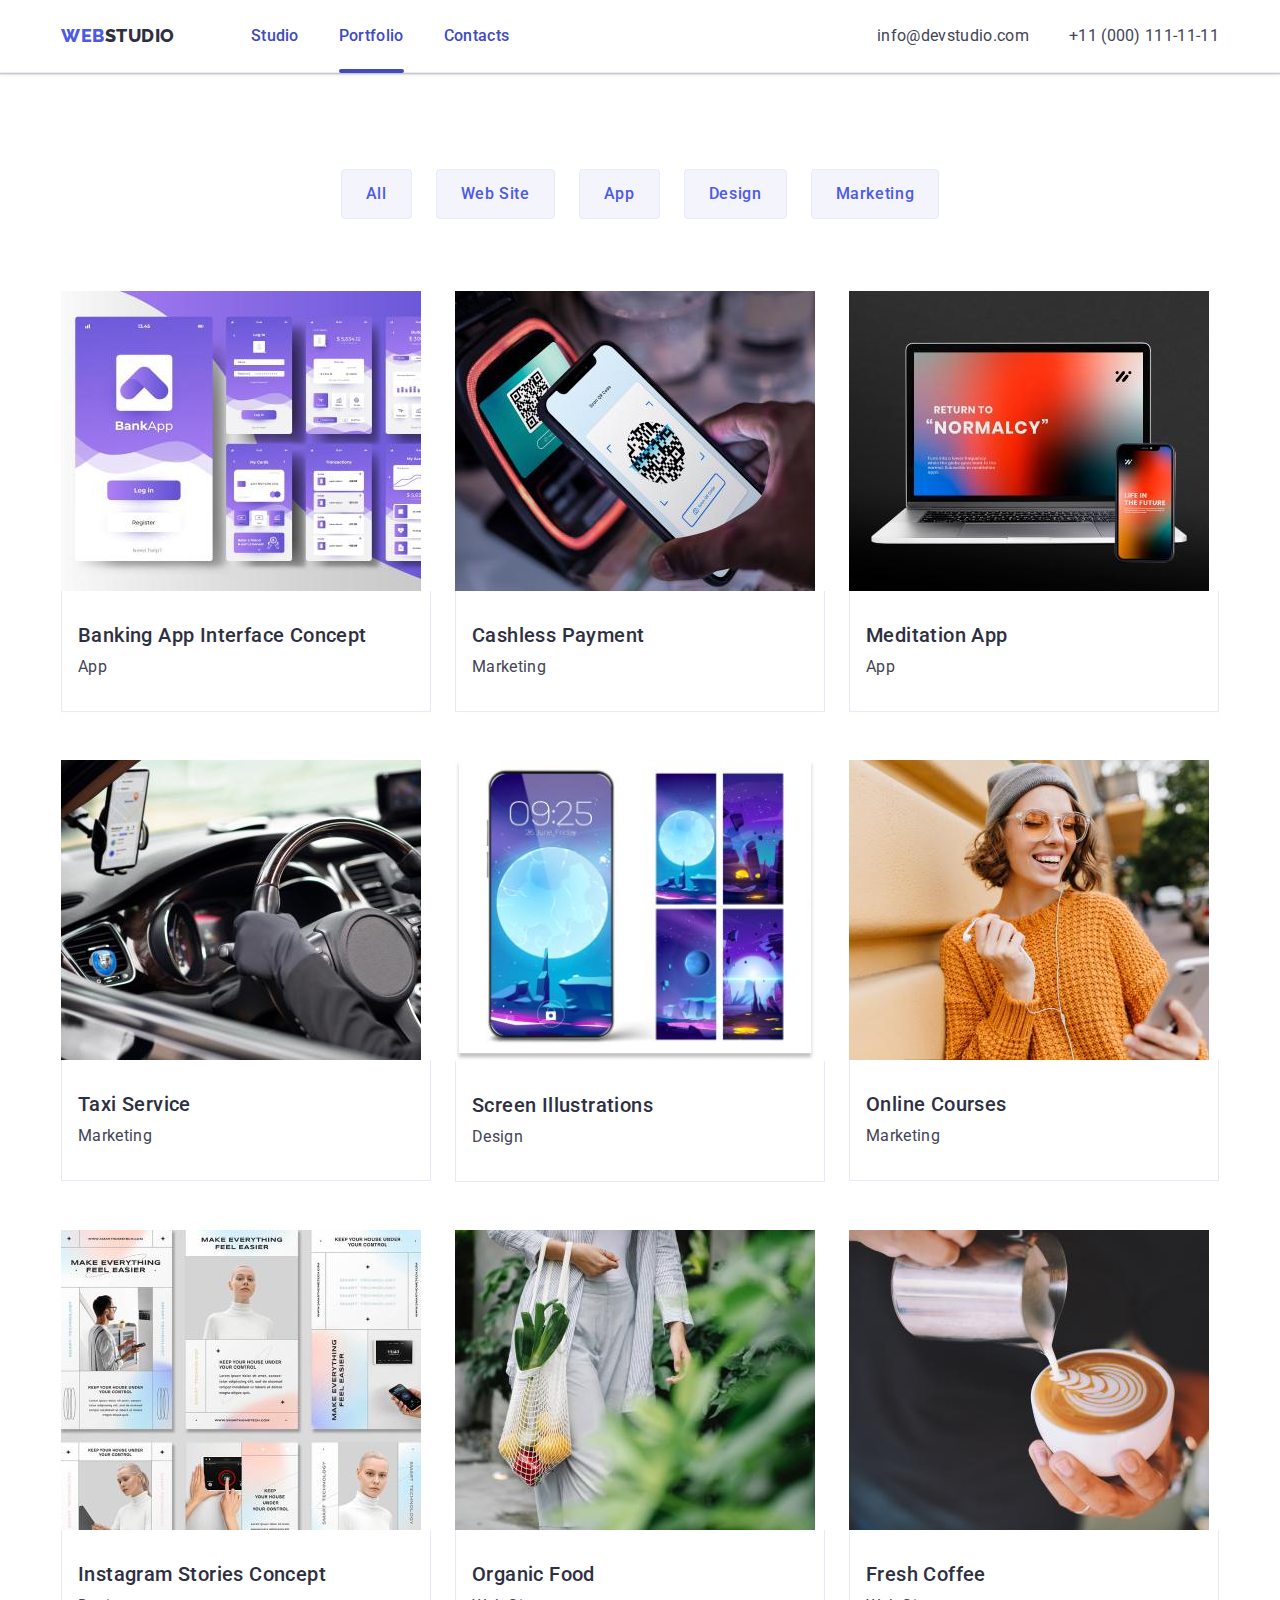
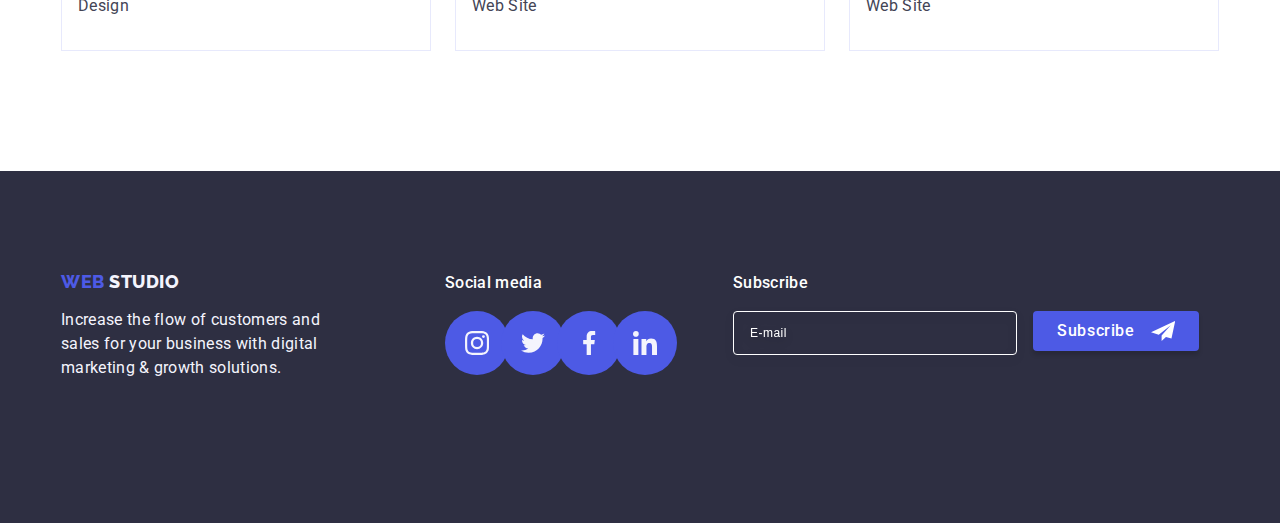
<file: portfolio.html>
<!DOCTYPE html>
<html lang="en">
  <head>
    <meta charset="UTF-8" />
    <meta http-equiv="X-UA-Compatible" content="IE=edge" />
    <meta name="viewport" content="width=device-width, initial-scale=1.0" />
    <link rel="preconnect" href="https://fonts.googleapis.com" />
    <link rel="preconnect" href="https://fonts.gstatic.com" crossorigin />
    <link
      href="https://fonts.googleapis.com/css2?family=Raleway:wght@800&family=Roboto:wght@400;500;700;900&display=swap"
      rel="stylesheet" />
    <link
      rel="stylesheet"
      href="https://cdnjs.cloudflare.com/ajax/libs/modern-normalize/2.0.0/modern-normalize.min.css"
      integrity="sha512-4xo8blKMVCiXpTaLzQSLSw3KFOVPWhm/TRtuPVc4WG6kUgjH6J03IBuG7JZPkcWMxJ5huwaBpOpnwYElP/m6wg=="
      crossorigin="anonymous"
      referrerpolicy="no-referrer" />
    <link rel="stylesheet" href="./css/styles.css" />
    <title>Portfolio</title>
  </head>
  <body>
    <header class="header-wrap">
      <div class="container menu-block">
        <nav class="header-nav">
          <a href="./index.html" class="header-logo link">Web<span>Studio</span></a>
          <ul class="header-menu list">
            <li class="header-menu-item"><a href="./index.html" class="header-menu-link link">Studio</a></li>
            <li class="header-menu-item">
              <a href="./portfolio.html" class="header-menu-link active link">Portfolio</a>
            </li>
            <li class="header-menu-item"><a href="" class="header-menu-link link">Contacts</a></li>
          </ul>
        </nav>
        <address class="header-address">
          <ul class="header-address-list list">
            <li class="header-address-item">
              <a href="mailto:info@devstudio.com" class="header-address-link link">info@devstudio.com</a>
            </li>
            <li class="header-address-item">
              <a href="tel:+110001111111" class="header-address-link link">+11 (000) 111-11-11</a>
            </li>
          </ul>
        </address>
      </div>
    </header>
    <main>
      <section class="portfolio">
        <div class="container">
          <h1 class="visually-hidden">portfolio</h1>
          <ul class="potrfolio-filter list">
            <li><button type="button" class="portfolio-button">All</button></li>
            <li><button type="button" class="portfolio-button">Web Site</button></li>
            <li><button type="button" class="portfolio-button">App</button></li>
            <li><button type="button" class="portfolio-button">Design</button></li>
            <li><button type="button" class="portfolio-button">Marketing</button></li>
          </ul>
          <ul class="portfolio-list list">
            <li class="portfolio-item">
              <a href="" class="portfolio-link link">
                <div class="portfolio-overlay-wrap">
                  <img src="./images/Banking.jpg" alt="Banking" width="360" />
                  <p class="portfolio-overlay-text">
                    14 Stylish and User-Friendly App Design Concepts · Task Manager App · Calorie Tracker App · Exotic
                    Fruit Ecommerce App · Cloud Storage App
                  </p>
                </div>

                <div class="portfolio-item-descriptin">
                  <h2 class="portfolio-subtitle">Banking App Interface Concept</h2>
                  <p class="portfolio-item-text">App</p>
                </div></a
              >
            </li>
            <li class="portfolio-item">
              <a href="" class="portfolio-link link">
                <div class="portfolio-overlay-wrap">
                  <img src="./images/Payment.jpg" alt="Payment" width="360" />
                  <p class="portfolio-overlay-text">
                    14 Stylish and User-Friendly App Design Concepts · Task Manager App · Calorie Tracker App · Exotic
                    Fruit Ecommerce App · Cloud Storage App
                  </p>
                </div>

                <div class="portfolio-item-descriptin">
                  <h2 class="portfolio-subtitle">Cashless Payment</h2>
                  <p class="portfolio-item-text">Marketing</p>
                </div></a
              >
            </li>

            <li class="portfolio-item">
              <a href="" class="portfolio-link link">
                <div class="portfolio-overlay-wrap">
                  <img src="./images/Meditation.jpg" alt="Meditation" width="360" />
                  <p class="portfolio-overlay-text">
                    14 Stylish and User-Friendly App Design Concepts · Task Manager App · Calorie Tracker App · Exotic
                    Fruit Ecommerce App · Cloud Storage App
                  </p>
                </div>

                <div class="portfolio-item-descriptin">
                  <h2 class="portfolio-subtitle">Meditation App</h2>
                  <p class="portfolio-item-text">App</p>
                </div></a
              >
            </li>
            <li class="portfolio-item">
              <a href="" class="portfolio-link link">
                <div class="portfolio-overlay-wrap">
                  <img src="./images/Taxi.jpg" alt="Taxi" width="360" />
                  <p class="portfolio-overlay-text">
                    14 Stylish and User-Friendly App Design Concepts · Task Manager App · Calorie Tracker App · Exotic
                    Fruit Ecommerce App · Cloud Storage App
                  </p>
                </div>

                <div class="portfolio-item-descriptin">
                  <h2 class="portfolio-subtitle">Taxi Service</h2>
                  <p class="portfolio-item-text">Marketing</p>
                </div></a
              >
            </li>
            <li class="portfolio-item">
              <a href="" class="portfolio-link link">
                <div class="portfolio-overlay-wrap">
                  <img src="./images/Screen.jpg" alt="Screen" width="360" />
                  <p class="portfolio-overlay-text">
                    14 Stylish and User-Friendly App Design Concepts · Task Manager App · Calorie Tracker App · Exotic
                    Fruit Ecommerce App · Cloud Storage App
                  </p>
                </div>

                <div class="portfolio-item-descriptin">
                  <h2 class="portfolio-subtitle">Screen Illustrations</h2>
                  <p class="portfolio-item-text">Design</p>
                </div></a
              >
            </li>
            <li class="portfolio-item">
              <a href="" class="portfolio-link link">
                <div class="portfolio-overlay-wrap">
                  <img src="./images/Courses.jpg" alt="Courses" width="360" />
                  <p class="portfolio-overlay-text">
                    14 Stylish and User-Friendly App Design Concepts · Task Manager App · Calorie Tracker App · Exotic
                    Fruit Ecommerce App · Cloud Storage App
                  </p>
                </div>

                <div class="portfolio-item-descriptin">
                  <h2 class="portfolio-subtitle">Online Courses</h2>
                  <p class="portfolio-item-text">Marketing</p>
                </div></a
              >
            </li>
            <li class="portfolio-item">
              <a href="" class="portfolio-link link">
                <div class="portfolio-overlay-wrap">
                  <img src="./images/Instagram.jpg" alt="Instagram" width="360" />
                  <p class="portfolio-overlay-text">
                    14 Stylish and User-Friendly App Design Concepts · Task Manager App · Calorie Tracker App · Exotic
                    Fruit Ecommerce App · Cloud Storage App
                  </p>
                </div>

                <div class="portfolio-item-descriptin">
                  <h2 class="portfolio-subtitle">Instagram Stories Concept</h2>
                  <p class="portfolio-item-text">Design</p>
                </div></a
              >
            </li>
            <li class="portfolio-item">
              <a href="" class="portfolio-link link">
                <div class="portfolio-overlay-wrap">
                  <img src="./images/Organic.jpg" alt="Organic" width="360" />
                  <p class="portfolio-overlay-text">
                    14 Stylish and User-Friendly App Design Concepts · Task Manager App · Calorie Tracker App · Exotic
                    Fruit Ecommerce App · Cloud Storage App
                  </p>
                </div>

                <div class="portfolio-item-descriptin">
                  <h2 class="portfolio-subtitle">Organic Food</h2>
                  <p class="portfolio-item-text">Web Site</p>
                </div></a
              >
            </li>
            <li class="portfolio-item">
              <a href="" class="portfolio-link link">
                <div class="portfolio-overlay-wrap">
                  <img src="./images/Coffee.jpg" alt="Coffee" width="360" />
                  <p class="portfolio-overlay-text">
                    14 Stylish and User-Friendly App Design Concepts · Task Manager App · Calorie Tracker App · Exotic
                    Fruit Ecommerce App · Cloud Storage App
                  </p>
                </div>

                <div class="portfolio-item-descriptin">
                  <h2 class="portfolio-subtitle">Fresh Coffee</h2>
                  <p class="portfolio-item-text">Web Site</p>
                </div></a
              >
            </li>
          </ul>
        </div>
      </section>
    </main>

    <footer class="footer-down">
      <div class="container footer-wrap">
        <!-- <div class="footer-wrap"> -->
        <div class="footer-wrap-logo">
          <a href="./index.html" class="footer-logo link">Web <span class="logo-text-color">Studio</span></a>
          <p class="footer-text">
            Increase the flow of customers and sales for your business with digital marketing & growth solutions.
          </p>
        </div>
        <div>
          <p class="footer-subtitle">Social media</p>
          <ul class="footer-soc-list list">
            <li class="footer-soc-wrap">
              <a class="footer-soc-link link" href="">
                <svg class="soc-svg" width="24" height="24">
                  <use href="./images/icons.svg#icon-instagram"></use>
                </svg>
              </a>
            </li>
            <li class="footer-soc-wrap">
              <a class="footer-soc-link link" href="">
                <svg class="soc-svg" width="24" height="24">
                  <use href="./images/icons.svg#icon-twitter"></use>
                </svg>
              </a>
            </li>
            <li class="footer-soc-wrap">
              <a class="footer-soc-link link" href="">
                <svg class="soc-svg" width="24" height="24">
                  <use href="./images/icons.svg#icon-facebook"></use>
                </svg>
              </a>
            </li>
            <li class="footer-soc-wrap">
              <a class="footer-soc-link link" href="">
                <svg class="soc-svg" width="24" height="24">
                  <use href="./images/icons.svg#icon-linkedin"></use>
                </svg>
              </a>
            </li>
          </ul>
        </div>
        <div class="subscribe-wrap">
          <p class="subscribe-title">Subscribe</p>
          <form class="footer-form">
            <label for="subscribe-email" class="subscribe-label">
              <input
                type="email"
                class="footer-input"
                name="subscribe-email"
                id="subscribe-email"
                placeholder="E-mail" />
            </label>
            <button type="submit" class="subscribe-btn">
              Subscribe<svg class="subscribe-svg" width="24" height="24">
                <use href="./images/icons.svg#icon-icon-send"></use>
              </svg>
            </button>
          </form>
        </div>
      </div>
    </footer>
    <script src="./js/modal.js"></script>
  </body>
</html>
</file>
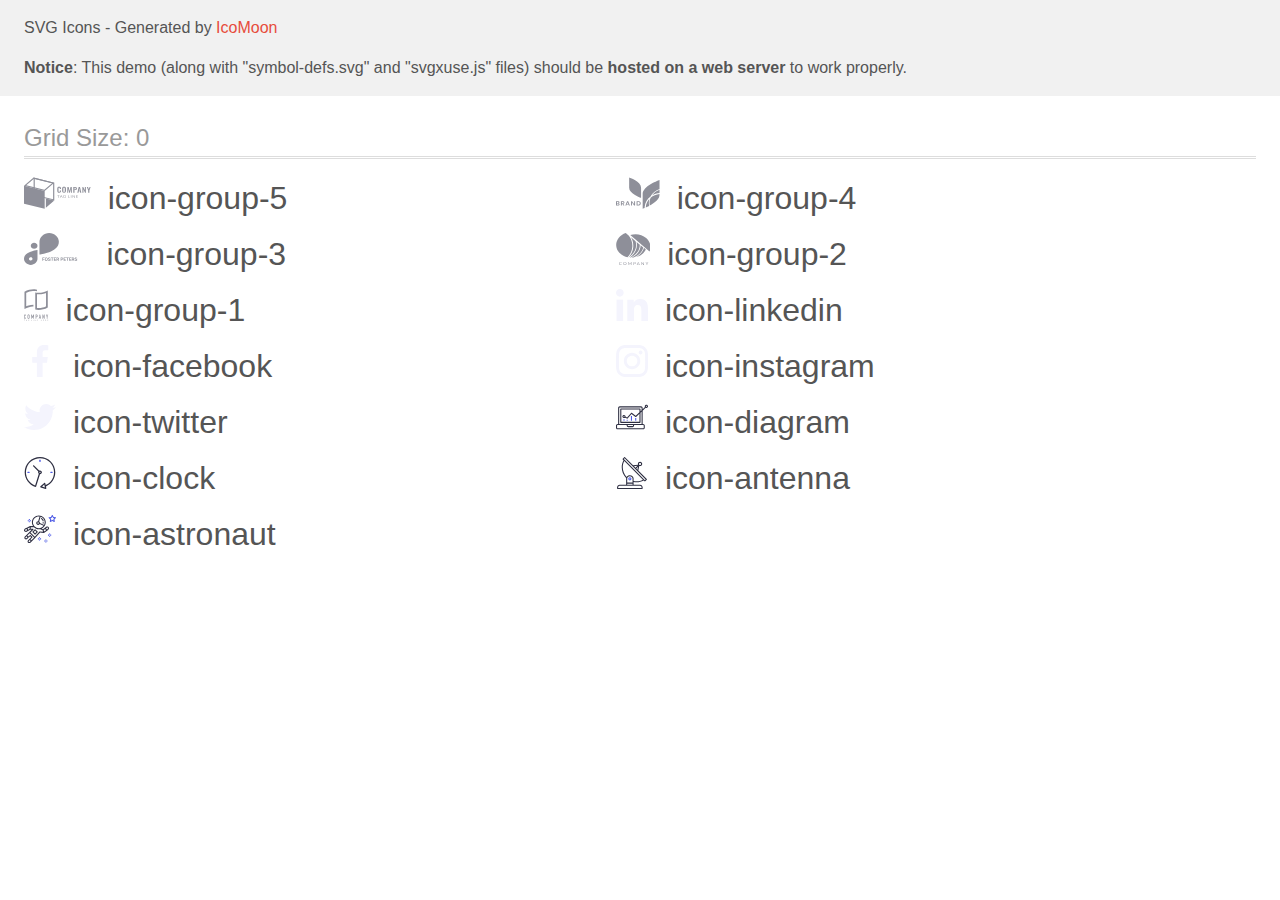
<file: images/icomoon/demo-external-svg.html>
<!doctype html>
<html>
<head>
    <title>IcoMoon - SVG Icons</title>
    <meta charset="utf-8">
    <meta name="viewport" content="width=device-width, initial-scale=1">
    <link rel="stylesheet" href="demo-files/demo.css">
    <link rel="stylesheet" href="style.css">
</head>
<body>
<header class="bgc1 clearfix">
<div class="mhl">
    <p>SVG Icons - Generated by <a href="https://icomoon.io/app">IcoMoon</a></p><p><strong>Notice</strong>: This demo (along with "symbol-defs.svg" and "svgxuse.js" files) should be <b>hosted on a web server</b> to work properly.</p>
</div>
</header>
    <div class="clearfix mhl ptl">
        <h1 class="mvm mtn fgc1">Grid Size: 0</h1>
        <div class="glyph fs1">
            <div class="clearfix pbs">
                <svg class="icon icon-group-5"><use xlink:href="symbol-defs.svg#icon-group-5"></use></svg><span class="name"> icon-group-5</span>
            </div>
        </div>
        <div class="glyph fs1">
            <div class="clearfix pbs">
                <svg class="icon icon-group-4"><use xlink:href="symbol-defs.svg#icon-group-4"></use></svg><span class="name"> icon-group-4</span>
            </div>
        </div>
        <div class="glyph fs1">
            <div class="clearfix pbs">
                <svg class="icon icon-group-3"><use xlink:href="symbol-defs.svg#icon-group-3"></use></svg><span class="name"> icon-group-3</span>
            </div>
        </div>
        <div class="glyph fs1">
            <div class="clearfix pbs">
                <svg class="icon icon-group-2"><use xlink:href="symbol-defs.svg#icon-group-2"></use></svg><span class="name"> icon-group-2</span>
            </div>
        </div>
        <div class="glyph fs1">
            <div class="clearfix pbs">
                <svg class="icon icon-group-1"><use xlink:href="symbol-defs.svg#icon-group-1"></use></svg><span class="name"> icon-group-1</span>
            </div>
        </div>
        <div class="glyph fs1">
            <div class="clearfix pbs">
                <svg class="icon icon-linkedin"><use xlink:href="symbol-defs.svg#icon-linkedin"></use></svg><span class="name"> icon-linkedin</span>
            </div>
        </div>
        <div class="glyph fs1">
            <div class="clearfix pbs">
                <svg class="icon icon-facebook"><use xlink:href="symbol-defs.svg#icon-facebook"></use></svg><span class="name"> icon-facebook</span>
            </div>
        </div>
        <div class="glyph fs1">
            <div class="clearfix pbs">
                <svg class="icon icon-instagram"><use xlink:href="symbol-defs.svg#icon-instagram"></use></svg><span class="name"> icon-instagram</span>
            </div>
        </div>
        <div class="glyph fs1">
            <div class="clearfix pbs">
                <svg class="icon icon-twitter"><use xlink:href="symbol-defs.svg#icon-twitter"></use></svg><span class="name"> icon-twitter</span>
            </div>
        </div>
        <div class="glyph fs1">
            <div class="clearfix pbs">
                <svg class="icon icon-diagram"><use xlink:href="symbol-defs.svg#icon-diagram"></use></svg><span class="name"> icon-diagram</span>
            </div>
        </div>
        <div class="glyph fs1">
            <div class="clearfix pbs">
                <svg class="icon icon-clock"><use xlink:href="symbol-defs.svg#icon-clock"></use></svg><span class="name"> icon-clock</span>
            </div>
        </div>
        <div class="glyph fs1">
            <div class="clearfix pbs">
                <svg class="icon icon-antenna"><use xlink:href="symbol-defs.svg#icon-antenna"></use></svg><span class="name"> icon-antenna</span>
            </div>
        </div>
        <div class="glyph fs1">
            <div class="clearfix pbs">
                <svg class="icon icon-astronaut"><use xlink:href="symbol-defs.svg#icon-astronaut"></use></svg><span class="name"> icon-astronaut</span>
            </div>
        </div>
  </div>
<script defer src="svgxuse.js"></script>
</body>
</html>
</file>
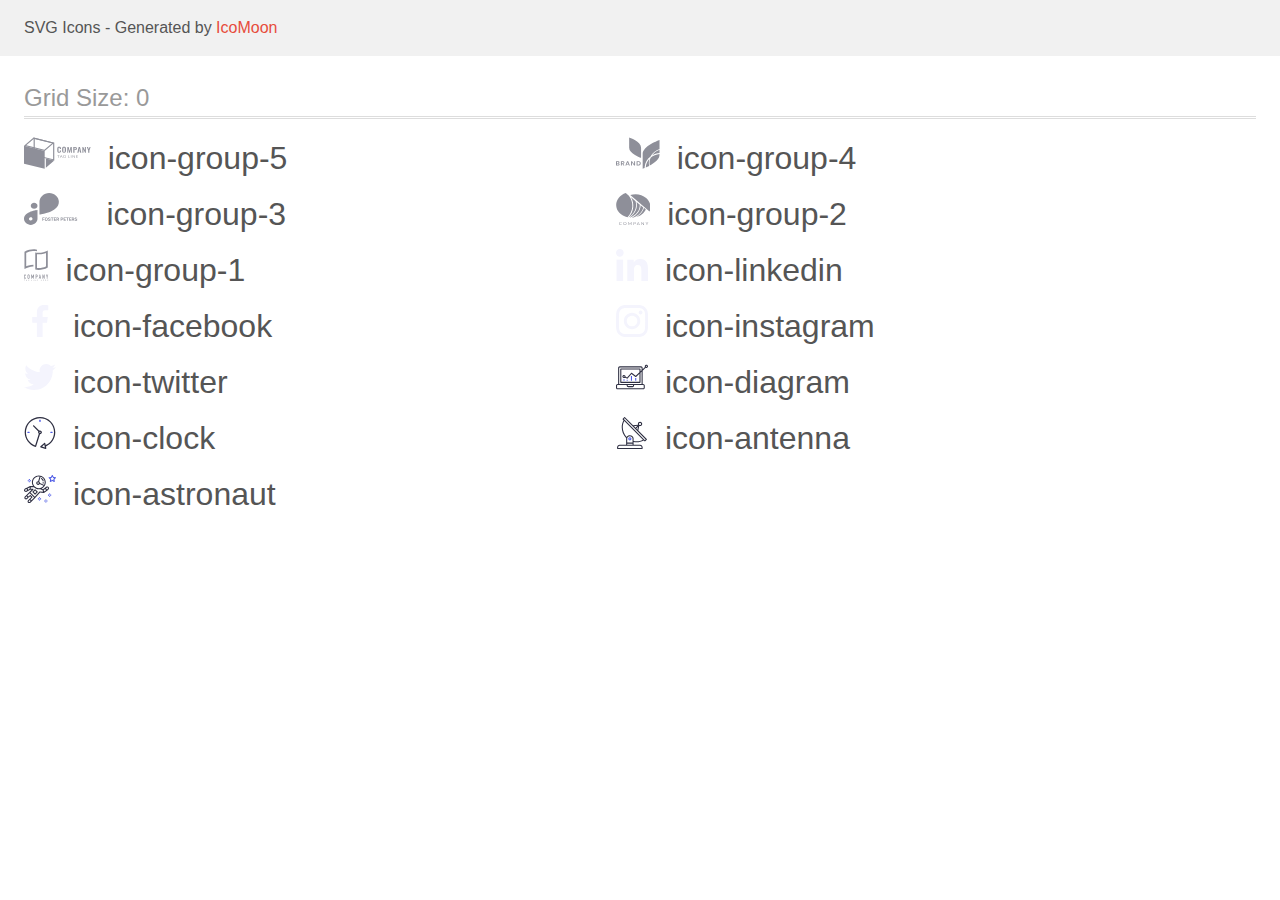
<file: images/icomoon/demo.html>
<!doctype html>
<html>
<head>
    <title>IcoMoon - SVG Icons</title>
    <meta charset="utf-8">
    <meta name="viewport" content="width=device-width, initial-scale=1">
    <link rel="stylesheet" href="demo-files/demo.css">
    <link rel="stylesheet" href="style.css">
</head>
<body>
<svg aria-hidden="true" style="position: absolute; width: 0; height: 0; overflow: hidden;" version="1.1" xmlns="http://www.w3.org/2000/svg" xmlns:xlink="http://www.w3.org/1999/xlink">
<defs>
<symbol id="icon-group-5" viewBox="0 0 67 32">
<path fill="#8e8f99" style="fill: var(--color1, #8e8f99)" d="M33.799 15.249c-0.316-0.42-0.467-0.917-0.431-1.417v-2.054c0-0.63 0.143-1.108 0.428-1.435s0.776-0.49 1.472-0.489c0.654 0 1.118 0.139 1.392 0.418 0.299 0.355 0.445 0.79 0.412 1.229v0.483h-1.169v-0.489c0.004-0.16-0.007-0.32-0.034-0.478-0.017-0.108-0.076-0.209-0.167-0.284-0.12-0.082-0.271-0.121-0.424-0.111-0.16-0.010-0.319 0.031-0.445 0.117-0.102 0.084-0.17 0.194-0.194 0.313-0.034 0.168-0.049 0.338-0.046 0.508v2.492c-0.018 0.24 0.033 0.481 0.15 0.7 0.058 0.074 0.139 0.133 0.233 0.17s0.199 0.050 0.302 0.039c0.15 0.011 0.299-0.030 0.414-0.113 0.095-0.082 0.157-0.188 0.174-0.303 0.027-0.165 0.039-0.332 0.036-0.499v-0.506h1.169v0.462c0.033 0.457-0.109 0.911-0.404 1.291-0.269 0.305-0.726 0.458-1.399 0.458s-1.181-0.163-1.47-0.501z"></path>
<path fill="#8e8f99" style="fill: var(--color1, #8e8f99)" d="M38.668 15.269c-0.295-0.32-0.443-0.786-0.443-1.402v-2.16c0-0.61 0.148-1.072 0.443-1.385s0.789-0.469 1.482-0.468c0.688 0 1.179 0.156 1.474 0.468 0.295 0.313 0.446 0.775 0.446 1.385v2.16c0 0.61-0.15 1.078-0.45 1.4s-0.789 0.483-1.47 0.483-1.184-0.163-1.482-0.48zM40.694 14.751c0.106-0.2 0.154-0.42 0.14-0.639v-2.645c0.014-0.216-0.034-0.431-0.138-0.627-0.059-0.076-0.142-0.135-0.239-0.172s-0.204-0.050-0.308-0.037c-0.105-0.013-0.212 0-0.309 0.037s-0.18 0.096-0.24 0.172c-0.107 0.196-0.155 0.411-0.14 0.627v2.658c-0.015 0.22 0.033 0.439 0.14 0.639 0.068 0.067 0.152 0.121 0.247 0.158s0.197 0.056 0.3 0.056 0.206-0.019 0.3-0.056c0.094-0.037 0.178-0.091 0.247-0.158v-0.013z"></path>
<path fill="#8e8f99" style="fill: var(--color1, #8e8f99)" d="M43.476 9.917h1.259l0.947 3.986 0.968-3.986h1.225l0.123 5.753h-0.905l-0.097-3.998-0.935 3.998h-0.726l-0.968-4.013-0.090 4.013h-0.915l0.114-5.753z"></path>
<path fill="#8e8f99" style="fill: var(--color1, #8e8f99)" d="M49.41 9.917h1.961c1.13 0 1.695 0.545 1.695 1.634 0 1.043-0.595 1.564-1.784 1.563h-0.668v2.557h-1.211l0.007-5.753zM51.085 12.376c0.12 0.013 0.241 0.004 0.356-0.028s0.221-0.084 0.31-0.154c0.139-0.194 0.2-0.422 0.174-0.65 0.006-0.175-0.013-0.351-0.058-0.522-0.017-0.057-0.048-0.111-0.089-0.158s-0.094-0.086-0.153-0.116c-0.168-0.070-0.354-0.101-0.54-0.092h-0.47v1.719h0.47z"></path>
<path fill="#8e8f99" style="fill: var(--color1, #8e8f99)" d="M54.812 9.917h1.3l1.334 5.753h-1.128l-0.264-1.327h-1.16l-0.271 1.327h-1.145l1.334-5.753zM55.923 13.677l-0.453-2.415-0.453 2.415h0.906z"></path>
<path fill="#8e8f99" style="fill: var(--color1, #8e8f99)" d="M58.523 9.917h0.847l1.622 3.282v-3.282h1.005v5.753h-0.806l-1.632-3.426v3.426h-1.039l0.002-5.753z"></path>
<path fill="#8e8f99" style="fill: var(--color1, #8e8f99)" d="M64.351 13.477l-1.349-3.552h1.135l0.823 2.281 0.772-2.281h1.111l-1.332 3.552v2.194h-1.162v-2.194z"></path>
<path fill="#8e8f99" style="fill: var(--color1, #8e8f99)" d="M35.668 18.186v0.301h-0.988v2.338h-0.414v-2.338h-0.993v-0.301h2.394z"></path>
<path fill="#8e8f99" style="fill: var(--color1, #8e8f99)" d="M38.764 20.824h-0.32c-0.032 0.002-0.064-0.007-0.090-0.025-0.024-0.015-0.043-0.036-0.053-0.061l-0.286-0.627h-1.37l-0.286 0.627c-0.008 0.026-0.023 0.050-0.044 0.071-0.025 0.017-0.057 0.026-0.090 0.025h-0.32l1.211-2.639h0.421l1.225 2.628zM36.76 19.845h1.143l-0.484-1.074c-0.036-0.081-0.066-0.164-0.090-0.249-0.017 0.050-0.031 0.098-0.046 0.14l-0.044 0.111-0.479 1.072z"></path>
<path fill="#8e8f99" style="fill: var(--color1, #8e8f99)" d="M40.851 20.565c0.076 0.003 0.152 0.003 0.228 0 0.065-0.006 0.13-0.016 0.194-0.031 0.059-0.013 0.118-0.029 0.174-0.048 0.053-0.019 0.107-0.042 0.162-0.065v-0.593h-0.484c-0.012 0.001-0.024-0.001-0.035-0.005s-0.021-0.009-0.030-0.016c-0.008-0.006-0.014-0.013-0.018-0.022s-0.006-0.017-0.006-0.026v-0.203h0.939v1.011c-0.077 0.047-0.158 0.089-0.242 0.125-0.086 0.037-0.176 0.067-0.269 0.090-0.099 0.025-0.2 0.043-0.303 0.054-0.117 0.011-0.235 0.017-0.353 0.017-0.209 0.002-0.416-0.032-0.61-0.098-0.181-0.063-0.346-0.157-0.484-0.276-0.135-0.12-0.241-0.262-0.312-0.418-0.076-0.175-0.114-0.361-0.111-0.547-0.003-0.188 0.034-0.375 0.109-0.552 0.070-0.156 0.176-0.299 0.312-0.418 0.138-0.119 0.303-0.212 0.484-0.274 0.207-0.067 0.427-0.101 0.649-0.098 0.113-0 0.225 0.008 0.337 0.023 0.098 0.014 0.195 0.036 0.288 0.067 0.085 0.027 0.166 0.062 0.242 0.104 0.074 0.041 0.145 0.087 0.211 0.138l-0.116 0.163c-0.009 0.015-0.023 0.027-0.039 0.036s-0.036 0.014-0.055 0.014c-0.027-0.001-0.053-0.008-0.075-0.021-0.036-0.017-0.075-0.038-0.119-0.063-0.051-0.028-0.106-0.052-0.162-0.071-0.072-0.025-0.147-0.045-0.223-0.059-0.101-0.016-0.204-0.024-0.307-0.023-0.16-0.002-0.318 0.023-0.467 0.073-0.135 0.047-0.256 0.118-0.356 0.209-0.1 0.095-0.177 0.206-0.225 0.328-0.108 0.286-0.108 0.594 0 0.88 0.053 0.124 0.135 0.237 0.242 0.332 0.099 0.091 0.22 0.162 0.353 0.209 0.154 0.046 0.317 0.063 0.479 0.052z"></path>
<path fill="#8e8f99" style="fill: var(--color1, #8e8f99)" d="M44.711 20.523h1.322v0.301h-1.726v-2.639h0.414l-0.010 2.338z"></path>
<path fill="#8e8f99" style="fill: var(--color1, #8e8f99)" d="M47.408 20.824h-0.414v-2.639h0.414v2.639z"></path>
<path fill="#8e8f99" style="fill: var(--color1, #8e8f99)" d="M48.948 18.198c0.025 0.012 0.046 0.028 0.063 0.048l1.77 1.989c-0.002-0.031-0.002-0.063 0-0.094 0-0.029 0-0.059 0-0.086v-1.88h0.361v2.649h-0.208c-0.031 0.002-0.062-0.003-0.090-0.015-0.025-0.013-0.047-0.030-0.065-0.050l-1.767-1.987c0 0.031 0 0.061 0 0.090s0 0.056 0 0.081v1.88h-0.346v-2.639h0.215c0.023 0 0.047 0.004 0.068 0.012z"></path>
<path fill="#8e8f99" style="fill: var(--color1, #8e8f99)" d="M54.189 18.186v0.29h-1.467v0.871h1.189v0.28h-1.189v0.9h1.467v0.29h-1.893v-2.632h1.893z"></path>
<path fill="#8e8f99" style="fill: var(--color1, #8e8f99)" d="M10.805 1.891l18.384 4.504v15.784l-18.384-4.502v-15.786zM9.626 0.545v17.898l20.739 5.083v-17.896l-20.739-5.085z"></path>
<path fill="#8e8f99" style="fill: var(--color1, #8e8f99)" d="M20.742 31.834l-20.742-5.087v-17.896l20.742 5.085v17.898z"></path>
<path fill="#8e8f99" style="fill: var(--color1, #8e8f99)" d="M9.97 1.688l18.144 4.448-7.716 6.66-18.146-4.45 7.718-6.658zM9.626 0.545l-9.626 8.306 20.742 5.085 9.624-8.306-20.739-5.085z"></path>
<path fill="#8e8f99" style="fill: var(--color1, #8e8f99)" d="M21.909 30.827l8.457-7.299-8.457-2.074v9.374z"></path>
</symbol>
<symbol id="icon-group-4" viewBox="0 0 44 32">
<path fill="#8e8f99" style="fill: var(--color1, #8e8f99)" d="M3.333 26.694c0.171 0.19 0.262 0.429 0.257 0.673 0.009 0.16-0.023 0.319-0.091 0.466s-0.174 0.279-0.307 0.384c-0.332 0.226-0.743 0.336-1.157 0.31h-2.035v-4.266h1.993c0.393-0.023 0.784 0.077 1.104 0.283 0.129 0.097 0.231 0.22 0.298 0.358s0.098 0.289 0.089 0.44c0.012 0.235-0.070 0.467-0.232 0.652-0.155 0.17-0.368 0.287-0.607 0.334 0.27 0.044 0.514 0.174 0.688 0.365zM0.947 26.050h0.852c0.194 0.013 0.386-0.037 0.542-0.142 0.064-0.052 0.114-0.117 0.145-0.189s0.045-0.15 0.037-0.228c0.006-0.077-0.007-0.155-0.038-0.227s-0.080-0.137-0.142-0.19c-0.16-0.107-0.359-0.158-0.558-0.144h-0.838v1.119zM2.424 27.686c0.068-0.053 0.122-0.12 0.157-0.195s0.050-0.157 0.044-0.238c0.005-0.082-0.011-0.165-0.046-0.24s-0.090-0.143-0.16-0.197c-0.167-0.111-0.372-0.166-0.579-0.154h-0.894v1.173h0.905c0.204 0.011 0.405-0.042 0.572-0.148z"></path>
<path fill="#8e8f99" style="fill: var(--color1, #8e8f99)" d="M7.408 28.528l-1.109-1.667h-0.417v1.667h-0.954v-4.266h1.806c0.455-0.029 0.905 0.101 1.257 0.363 0.252 0.232 0.405 0.537 0.429 0.86s-0.080 0.645-0.295 0.905c-0.223 0.23-0.527 0.383-0.861 0.433l1.181 1.705h-1.037zM5.882 26.28h0.78c0.542 0 0.813-0.215 0.813-0.646 0.005-0.088-0.009-0.176-0.044-0.259s-0.087-0.158-0.155-0.221c-0.171-0.128-0.392-0.19-0.613-0.173h-0.789l0.009 1.298z"></path>
<path fill="#8e8f99" style="fill: var(--color1, #8e8f99)" d="M12.621 27.67h-1.901l-0.336 0.859h-1l1.745-4.218h1.081l1.739 4.218h-1l-0.329-0.859zM12.366 27.024l-0.694-1.801-0.694 1.801h1.389z"></path>
<path fill="#8e8f99" style="fill: var(--color1, #8e8f99)" d="M19.147 28.528h-0.947l-2.123-2.901v2.901h-0.944v-4.266h0.944l2.123 2.918v-2.918h0.947v4.266z"></path>
<path fill="#8e8f99" style="fill: var(--color1, #8e8f99)" d="M24.55 27.507c-0.196 0.322-0.494 0.584-0.857 0.752-0.412 0.187-0.869 0.28-1.331 0.269h-1.685v-4.266h1.685c0.461-0.011 0.918 0.079 1.331 0.263 0.362 0.164 0.661 0.424 0.857 0.744 0.195 0.347 0.296 0.73 0.296 1.119s-0.102 0.772-0.296 1.119zM23.466 27.405c0.27-0.283 0.419-0.645 0.419-1.018s-0.149-0.735-0.419-1.018c-0.327-0.257-0.753-0.387-1.185-0.363h-0.657v2.761h0.657c0.433 0.024 0.859-0.106 1.185-0.363z"></path>
<path fill="#8e8f99" style="fill: var(--color1, #8e8f99)" d="M13.214 0.533c0 0 12.22 4.154 11.961 10.164v10.166c0 0-12.211-4.156-11.957-10.166l-0.005-10.164z"></path>
<path fill="#8e8f99" style="fill: var(--color1, #8e8f99)" d="M36.062 18.483c2.308-1.43 4.978-2.316 7.764-2.576v-3.182c-3.211 1.114-5.935 3.134-7.764 5.758z"></path>
<path fill="#8e8f99" style="fill: var(--color1, #8e8f99)" d="M34.675 19.442c1.889-3.424 5.164-6.067 9.151-7.384v-9.17c0 0-17.404 5.917-17.036 14.476v14.474c0 0 0.776-0.265 1.995-0.761 0-0.463 0-0.929 0.056-1.398 0.36-3.974 2.459-7.656 5.834-10.237z"></path>
<path fill="#8e8f99" style="fill: var(--color1, #8e8f99)" d="M33.020 24.819c0.091-1.004 0.295-1.997 0.609-2.963-2.102 2.229-3.374 4.995-3.639 7.909-0.025 0.275-0.039 0.55-0.046 0.834 0.988-0.427 2.139-0.961 3.347-1.588-0.308-1.379-0.4-2.79-0.271-4.191z"></path>
<path fill="#8e8f99" style="fill: var(--color1, #8e8f99)" d="M33.712 24.871c-0.116 1.268-0.043 2.544 0.215 3.795 4.755-2.561 10.098-6.519 9.892-11.302v-0.417c-3.397 0.342-6.576 1.679-9.047 3.805-0.579 1.318-0.936 2.706-1.060 4.118z"></path>
</symbol>
<symbol id="icon-group-3" viewBox="0 0 66 32">
<path fill="#8e8f99" style="fill: var(--color1, #8e8f99)" d="M10.207 9.77h-0.002c-1.862 0-3.371 1.361-3.371 3.040v0.002c0 1.679 1.509 3.040 3.371 3.040h0.002c1.862 0 3.371-1.361 3.371-3.040v-0.002c0-1.679-1.509-3.040-3.371-3.040z"></path>
<path fill="#8e8f99" style="fill: var(--color1, #8e8f99)" d="M35.092 8.798c-0.005-2.332-1.035-4.567-2.863-6.215s-4.307-2.578-6.893-2.583v0c-2.587 0.004-5.066 0.932-6.896 2.582s-2.86 3.884-2.865 6.217v12.858c0 0 19.515-1.96 19.517-12.856v-0.002z"></path>
<path fill="#8e8f99" style="fill: var(--color1, #8e8f99)" d="M0 25.877c0.005 1.622 0.721 3.177 1.994 4.325s2.996 1.794 4.796 1.799c1.799-0.005 3.523-0.651 4.795-1.798s1.989-2.701 1.994-4.323v-8.947c0 0-13.579 1.365-13.579 8.945zM6.789 27.48c-0.352 0-0.695-0.094-0.988-0.27s-0.52-0.426-0.655-0.719-0.17-0.615-0.101-0.926c0.069-0.311 0.238-0.597 0.487-0.821s0.565-0.377 0.91-0.439c0.345-0.062 0.702-0.030 1.027 0.091s0.603 0.327 0.798 0.59c0.195 0.264 0.3 0.573 0.3 0.891 0.001 0.211-0.044 0.42-0.133 0.615s-0.22 0.373-0.385 0.522c-0.165 0.149-0.362 0.268-0.578 0.349s-0.448 0.123-0.682 0.123v-0.006z"></path>
<path fill="#8e8f99" style="fill: var(--color1, #8e8f99)" d="M19.207 24.597v3.329h-0.686v-3.329h0.686zM20.533 26.019v0.535h-1.514v-0.535h1.514zM20.693 24.597v0.537h-1.674v-0.537h1.674zM23.826 26.184v0.158c0 0.253-0.034 0.48-0.103 0.681s-0.165 0.373-0.29 0.515c-0.125 0.14-0.274 0.248-0.448 0.322-0.172 0.075-0.364 0.112-0.574 0.112-0.209 0-0.4-0.037-0.574-0.112-0.172-0.075-0.322-0.182-0.448-0.322-0.127-0.142-0.225-0.313-0.295-0.514-0.069-0.201-0.103-0.428-0.103-0.681v-0.158c0-0.255 0.034-0.482 0.103-0.681 0.069-0.201 0.165-0.373 0.29-0.514 0.127-0.142 0.276-0.25 0.448-0.325 0.174-0.075 0.365-0.112 0.574-0.112 0.21 0 0.402 0.037 0.574 0.112 0.174 0.075 0.323 0.183 0.448 0.325 0.127 0.142 0.224 0.313 0.293 0.514 0.070 0.2 0.105 0.427 0.105 0.681zM23.133 26.342v-0.162c0-0.177-0.016-0.332-0.048-0.466s-0.079-0.247-0.142-0.338-0.139-0.16-0.229-0.206c-0.090-0.047-0.193-0.071-0.309-0.071s-0.219 0.024-0.309 0.071c-0.088 0.046-0.164 0.114-0.226 0.206-0.061 0.091-0.107 0.204-0.139 0.338s-0.048 0.29-0.048 0.466v0.162c0 0.175 0.016 0.331 0.048 0.466 0.032 0.134 0.079 0.248 0.142 0.341 0.063 0.091 0.139 0.161 0.229 0.208s0.193 0.071 0.309 0.071c0.116 0 0.219-0.024 0.309-0.071s0.165-0.117 0.226-0.208c0.061-0.093 0.107-0.207 0.139-0.341 0.032-0.136 0.048-0.291 0.048-0.466zM26.053 27.055c0-0.059-0.009-0.113-0.027-0.16-0.017-0.049-0.049-0.093-0.096-0.133-0.047-0.041-0.114-0.082-0.199-0.121s-0.196-0.081-0.332-0.123c-0.151-0.049-0.294-0.104-0.43-0.165-0.134-0.061-0.253-0.132-0.357-0.213-0.102-0.082-0.183-0.178-0.242-0.286-0.058-0.108-0.087-0.234-0.087-0.377 0-0.139 0.031-0.264 0.091-0.377 0.061-0.114 0.146-0.212 0.256-0.293 0.11-0.082 0.239-0.146 0.389-0.19 0.151-0.044 0.316-0.066 0.496-0.066 0.245 0 0.46 0.044 0.642 0.133s0.325 0.21 0.425 0.364c0.102 0.154 0.153 0.33 0.153 0.528h-0.681c0-0.098-0.021-0.183-0.062-0.256-0.040-0.075-0.101-0.133-0.183-0.176-0.081-0.043-0.183-0.064-0.306-0.064-0.119 0-0.218 0.018-0.297 0.055-0.079 0.035-0.139 0.083-0.178 0.144-0.040 0.059-0.059 0.127-0.059 0.201 0 0.056 0.014 0.107 0.041 0.153 0.029 0.046 0.072 0.088 0.128 0.128s0.126 0.077 0.208 0.112c0.082 0.035 0.178 0.069 0.286 0.103 0.181 0.055 0.341 0.117 0.478 0.185 0.139 0.069 0.255 0.146 0.348 0.231s0.163 0.182 0.21 0.29c0.047 0.108 0.071 0.231 0.071 0.368 0 0.145-0.028 0.274-0.085 0.389s-0.138 0.211-0.245 0.29c-0.107 0.079-0.234 0.139-0.382 0.181s-0.313 0.062-0.496 0.062c-0.165 0-0.327-0.021-0.487-0.064-0.16-0.044-0.306-0.111-0.437-0.199-0.13-0.088-0.233-0.201-0.311-0.338s-0.117-0.3-0.117-0.487h0.688c0 0.104 0.016 0.191 0.048 0.263s0.077 0.13 0.135 0.174c0.059 0.044 0.13 0.076 0.21 0.096 0.082 0.020 0.172 0.030 0.27 0.030 0.119 0 0.216-0.017 0.293-0.050 0.078-0.034 0.135-0.080 0.171-0.14 0.038-0.059 0.057-0.127 0.057-0.201zM28.694 24.597v3.329h-0.684v-3.329h0.684zM29.718 24.597v0.537h-2.716v-0.537h2.716zM32.343 27.391v0.535h-1.772v-0.535h1.772zM30.795 24.597v3.329h-0.686v-3.329h0.686zM32.112 25.953v0.521h-1.541v-0.521h1.541zM32.341 24.597v0.537h-1.77v-0.537h1.77zM32.743 24.597h1.242c0.255 0 0.473 0.038 0.656 0.114 0.184 0.076 0.326 0.189 0.425 0.338s0.149 0.333 0.149 0.551c0 0.178-0.030 0.332-0.091 0.46-0.059 0.127-0.144 0.233-0.254 0.318-0.108 0.084-0.235 0.151-0.382 0.201l-0.217 0.114h-1.079l-0.005-0.535h0.803c0.12 0 0.22-0.021 0.3-0.064s0.139-0.102 0.178-0.178c0.041-0.076 0.062-0.165 0.062-0.265 0-0.107-0.020-0.199-0.059-0.277s-0.1-0.137-0.181-0.178-0.182-0.062-0.304-0.062h-0.556v2.792h-0.686v-3.329zM34.605 27.926l-0.759-1.484 0.725-0.005 0.768 1.457v0.032h-0.734zM38.206 26.74h-0.848v-0.535h0.848c0.131 0 0.238-0.021 0.32-0.064 0.082-0.044 0.143-0.105 0.181-0.183s0.057-0.165 0.057-0.263c0-0.099-0.019-0.191-0.057-0.277s-0.098-0.154-0.181-0.206-0.189-0.078-0.32-0.078h-0.611v2.792h-0.686v-3.329h1.297c0.261 0 0.484 0.047 0.67 0.142 0.187 0.093 0.331 0.222 0.43 0.386s0.149 0.353 0.149 0.565c0 0.215-0.050 0.401-0.149 0.558s-0.242 0.278-0.43 0.364c-0.186 0.085-0.409 0.128-0.67 0.128zM42.162 27.391v0.535h-1.772v-0.535h1.772zM40.614 24.597v3.329h-0.686v-3.329h0.686zM41.931 25.953v0.521h-1.541v-0.521h1.541zM42.16 24.597v0.537h-1.77v-0.537h1.77zM44.096 24.597v3.329h-0.684v-3.329h0.684zM45.121 24.597v0.537h-2.716v-0.537h2.716zM47.746 27.391v0.535h-1.772v-0.535h1.772zM46.198 24.597v3.329h-0.686v-3.329h0.686zM47.515 25.953v0.521h-1.541v-0.521h1.541zM47.744 24.597v0.537h-1.77v-0.537h1.77zM48.146 24.597h1.242c0.255 0 0.473 0.038 0.656 0.114 0.184 0.076 0.326 0.189 0.425 0.338s0.149 0.333 0.149 0.551c0 0.178-0.031 0.332-0.091 0.46-0.059 0.127-0.144 0.233-0.254 0.318-0.108 0.084-0.235 0.151-0.382 0.201l-0.217 0.114h-1.079l-0.005-0.535h0.803c0.12 0 0.22-0.021 0.3-0.064s0.139-0.102 0.178-0.178c0.041-0.076 0.062-0.165 0.062-0.265 0-0.107-0.020-0.199-0.059-0.277s-0.1-0.137-0.181-0.178c-0.081-0.041-0.182-0.062-0.304-0.062h-0.556v2.792h-0.686v-3.329zM50.007 27.926l-0.759-1.484 0.725-0.005 0.768 1.457v0.032h-0.734zM52.879 27.055c0-0.059-0.009-0.113-0.027-0.16-0.017-0.049-0.049-0.093-0.096-0.133-0.047-0.041-0.114-0.082-0.199-0.121s-0.196-0.081-0.332-0.123c-0.151-0.049-0.294-0.104-0.43-0.165-0.134-0.061-0.253-0.132-0.357-0.213-0.102-0.082-0.183-0.178-0.242-0.286-0.058-0.108-0.087-0.234-0.087-0.377 0-0.139 0.030-0.264 0.091-0.377 0.061-0.114 0.146-0.212 0.256-0.293 0.11-0.082 0.239-0.146 0.389-0.19 0.151-0.044 0.316-0.066 0.496-0.066 0.245 0 0.46 0.044 0.642 0.133s0.325 0.21 0.425 0.364c0.102 0.154 0.153 0.33 0.153 0.528h-0.681c0-0.098-0.021-0.183-0.062-0.256-0.040-0.075-0.101-0.133-0.183-0.176-0.081-0.043-0.183-0.064-0.306-0.064-0.119 0-0.218 0.018-0.297 0.055-0.079 0.035-0.139 0.083-0.178 0.144-0.040 0.059-0.059 0.127-0.059 0.201 0 0.056 0.014 0.107 0.041 0.153 0.029 0.046 0.072 0.088 0.128 0.128s0.126 0.077 0.208 0.112c0.082 0.035 0.178 0.069 0.286 0.103 0.181 0.055 0.341 0.117 0.478 0.185 0.139 0.069 0.255 0.146 0.348 0.231s0.163 0.182 0.21 0.29c0.047 0.108 0.071 0.231 0.071 0.368 0 0.145-0.028 0.274-0.085 0.389s-0.138 0.211-0.245 0.29c-0.107 0.079-0.234 0.139-0.382 0.181s-0.313 0.062-0.496 0.062c-0.165 0-0.327-0.021-0.487-0.064-0.16-0.044-0.306-0.111-0.437-0.199-0.13-0.088-0.233-0.201-0.311-0.338s-0.117-0.3-0.117-0.487h0.688c0 0.104 0.016 0.191 0.048 0.263s0.077 0.13 0.135 0.174c0.059 0.044 0.13 0.076 0.21 0.096 0.082 0.020 0.172 0.030 0.27 0.030 0.119 0 0.216-0.017 0.293-0.050 0.078-0.034 0.135-0.080 0.171-0.14 0.038-0.059 0.057-0.127 0.057-0.201z"></path>
</symbol>
<symbol id="icon-group-2" viewBox="0 0 34 32">
<path fill="#8e8f99" style="fill: var(--color1, #8e8f99)" d="M5.315 31.394c0.013 0 0.025 0.003 0.036 0.007s0.022 0.011 0.030 0.019l0.172 0.162c-0.134 0.131-0.299 0.236-0.485 0.307-0.217 0.078-0.452 0.116-0.687 0.11-0.221 0.004-0.441-0.031-0.646-0.103-0.185-0.066-0.351-0.165-0.487-0.291-0.139-0.13-0.246-0.283-0.315-0.449-0.075-0.185-0.112-0.38-0.11-0.576-0.003-0.197 0.037-0.393 0.119-0.578 0.075-0.167 0.189-0.32 0.334-0.449 0.147-0.127 0.323-0.226 0.517-0.293 0.212-0.070 0.438-0.105 0.666-0.103 0.211-0.004 0.422 0.028 0.618 0.094 0.171 0.063 0.327 0.151 0.463 0.26l-0.144 0.173c-0.010 0.012-0.022 0.023-0.037 0.031-0.017 0.010-0.038 0.015-0.058 0.013-0.022-0.001-0.044-0.008-0.062-0.018l-0.078-0.046-0.108-0.059c-0.046-0.022-0.095-0.041-0.144-0.057-0.064-0.020-0.129-0.035-0.196-0.046-0.085-0.013-0.17-0.019-0.256-0.018-0.164-0.002-0.327 0.025-0.478 0.077-0.142 0.049-0.269 0.123-0.375 0.217-0.107 0.1-0.19 0.218-0.243 0.346-0.061 0.147-0.091 0.301-0.088 0.457-0.003 0.158 0.027 0.315 0.088 0.464 0.053 0.127 0.134 0.244 0.239 0.344 0.099 0.093 0.221 0.166 0.358 0.214 0.141 0.050 0.292 0.075 0.444 0.074 0.088 0.001 0.176-0.004 0.263-0.015 0.142-0.015 0.278-0.057 0.399-0.123 0.060-0.034 0.117-0.072 0.17-0.114 0.022-0.018 0.051-0.029 0.082-0.029z"></path>
<path fill="#8e8f99" style="fill: var(--color1, #8e8f99)" d="M10.292 30.58c0.003 0.195-0.037 0.389-0.116 0.573-0.070 0.166-0.181 0.318-0.325 0.445s-0.317 0.226-0.509 0.292c-0.422 0.137-0.888 0.137-1.31 0-0.191-0.067-0.363-0.166-0.506-0.293-0.144-0.129-0.255-0.282-0.327-0.449-0.155-0.371-0.155-0.776 0-1.147 0.074-0.167 0.185-0.32 0.327-0.451 0.144-0.123 0.317-0.218 0.506-0.282 0.421-0.14 0.889-0.14 1.31 0 0.191 0.066 0.365 0.166 0.508 0.293 0.142 0.128 0.252 0.279 0.325 0.444 0.080 0.184 0.119 0.38 0.116 0.576zM9.839 30.58c0.003-0.156-0.024-0.312-0.082-0.46-0.048-0.127-0.127-0.244-0.231-0.344-0.101-0.095-0.225-0.169-0.364-0.217-0.306-0.101-0.646-0.101-0.952 0-0.139 0.048-0.263 0.123-0.364 0.217-0.105 0.099-0.185 0.217-0.233 0.344-0.11 0.3-0.11 0.621 0 0.92 0.049 0.127 0.128 0.245 0.233 0.344 0.101 0.094 0.225 0.168 0.364 0.215 0.307 0.098 0.645 0.098 0.952 0 0.139-0.048 0.263-0.121 0.364-0.215 0.103-0.1 0.182-0.217 0.231-0.344 0.058-0.148 0.085-0.304 0.082-0.46z"></path>
<path fill="#8e8f99" style="fill: var(--color1, #8e8f99)" d="M13.687 31.062l0.045 0.103c0.017-0.037 0.032-0.070 0.050-0.103 0.016-0.035 0.035-0.068 0.056-0.101l1.101-1.71c0.022-0.029 0.041-0.048 0.063-0.053 0.029-0.008 0.060-0.011 0.090-0.009h0.325v2.781h-0.386v-2.045c0-0.026 0-0.055 0-0.087-0.002-0.032-0.002-0.064 0-0.096l-1.107 1.734c-0.014 0.026-0.037 0.048-0.065 0.063s-0.061 0.023-0.095 0.023h-0.062c-0.034 0-0.066-0.008-0.095-0.023s-0.051-0.037-0.065-0.064l-1.14-1.745c0 0.033 0 0.066 0 0.099s0 0.063 0 0.088v2.045h-0.373v-2.776h0.325c0.031-0.001 0.061 0.002 0.090 0.009 0.027 0.011 0.048 0.030 0.060 0.053l1.125 1.712c0.022 0.032 0.041 0.065 0.056 0.099z"></path>
<path fill="#8e8f99" style="fill: var(--color1, #8e8f99)" d="M17.83 30.924v1.042h-0.431v-2.777h0.961c0.181-0.003 0.362 0.017 0.536 0.061 0.139 0.034 0.269 0.093 0.379 0.173 0.096 0.075 0.169 0.169 0.215 0.272 0.051 0.113 0.076 0.234 0.073 0.355 0.002 0.122-0.025 0.243-0.080 0.355-0.052 0.107-0.131 0.202-0.233 0.278-0.111 0.084-0.24 0.146-0.381 0.184-0.168 0.046-0.343 0.067-0.519 0.064l-0.521-0.007zM17.83 30.626h0.521c0.113 0.001 0.226-0.013 0.334-0.042 0.089-0.026 0.171-0.066 0.241-0.12 0.065-0.051 0.115-0.114 0.146-0.184 0.035-0.074 0.053-0.154 0.052-0.234 0.005-0.077-0.010-0.154-0.043-0.226s-0.085-0.137-0.151-0.19c-0.165-0.11-0.371-0.163-0.579-0.149h-0.521v1.145z"></path>
<path fill="#8e8f99" style="fill: var(--color1, #8e8f99)" d="M23.621 31.97h-0.34c-0.034 0.001-0.068-0.008-0.095-0.026-0.024-0.017-0.044-0.039-0.056-0.064l-0.293-0.672h-1.471l-0.304 0.672c-0.011 0.025-0.030 0.046-0.054 0.063-0.027 0.019-0.062 0.029-0.097 0.028h-0.34l1.293-2.782h0.448l1.31 2.782zM21.488 30.937h1.215l-0.513-1.132c-0.039-0.085-0.072-0.172-0.097-0.261l-0.050 0.145c-0.015 0.044-0.032 0.085-0.047 0.118l-0.509 1.13z"></path>
<path fill="#8e8f99" style="fill: var(--color1, #8e8f99)" d="M25.483 29.201c0.026 0.012 0.048 0.029 0.065 0.050l1.885 2.097c0-0.033 0-0.066 0-0.098s0-0.063 0-0.092v-1.97h0.386v2.782h-0.215c-0.031 0.001-0.061-0.005-0.088-0.017-0.027-0.013-0.050-0.031-0.069-0.052l-1.883-2.095c0.002 0.032 0.002 0.064 0 0.096 0 0.031 0 0.059 0 0.085v1.983h-0.386v-2.782h0.228c0.027-0.001 0.053 0.004 0.078 0.013z"></path>
<path fill="#8e8f99" style="fill: var(--color1, #8e8f99)" d="M30.993 30.863v1.104h-0.431v-1.104l-1.191-1.675h0.386c0.033-0.002 0.066 0.007 0.093 0.024 0.023 0.018 0.043 0.039 0.058 0.063l0.745 1.081c0.030 0.046 0.056 0.088 0.078 0.129s0.039 0.079 0.054 0.118l0.056-0.12c0.021-0.044 0.045-0.086 0.073-0.127l0.735-1.088c0.015-0.022 0.034-0.042 0.056-0.059 0.026-0.019 0.059-0.029 0.093-0.028h0.39l-1.194 1.683z"></path>
<path fill="#8e8f99" style="fill: var(--color1, #8e8f99)" d="M13.474 24.521c0.187 0.020 0.377 0.037 0.569 0.052 2.907-1.111 5.366-2.93 7.070-5.228s2.577-4.975 2.511-7.696l-3.204-2.737c0.651 2.896 0.347 5.89-0.88 8.647s-3.327 5.167-6.066 6.962z"></path>
<path fill="#8e8f99" style="fill: var(--color1, #8e8f99)" d="M12.33 24.393l0.086 0.015c2.927-1.789 5.158-4.286 6.406-7.17s1.454-6.021 0.592-9.006l-4.563-3.899c1.846 3.205 2.589 6.791 2.142 10.342s-2.063 6.921-4.663 9.718z"></path>
<path fill="#8e8f99" style="fill: var(--color1, #8e8f99)" d="M27.805 14.862c-0.775 2.989-2.658 5.685-5.369 7.687-0.792 0.588-1.646 1.112-2.551 1.565 2.207-0.554 4.236-1.534 5.93-2.865s3.008-2.975 3.84-4.808l-1.851-1.579z"></path>
<path fill="#8e8f99" style="fill: var(--color1, #8e8f99)" d="M27.079 14.422l-2.635-2.251c-0.050 2.567-0.904 5.075-2.473 7.264s-3.795 3.98-6.448 5.185h0.013c0.591-0 1.182-0.030 1.769-0.090 2.479-0.865 4.669-2.24 6.375-4.004s2.874-3.861 3.4-6.104z"></path>
<path fill="#8e8f99" style="fill: var(--color1, #8e8f99)" d="M12.711 2.689l-3.143-2.689c-2.81 0.928-5.227 2.559-6.934 4.679s-2.625 4.632-2.634 7.206v0c0.011 2.844 1.131 5.604 3.184 7.843s4.921 3.829 8.151 4.518c2.883-3.001 4.571-6.709 4.818-10.586s-0.958-7.72-3.442-10.971z"></path>
<path fill="#8e8f99" style="fill: var(--color1, #8e8f99)" d="M34.341 14.008c-0.011-3.374-1.585-6.608-4.378-8.994s-6.577-3.731-10.526-3.74c-1.825-0.002-3.634 0.286-5.337 0.849l19.245 16.443c0.659-1.454 0.997-2.999 0.995-4.558z"></path>
</symbol>
<symbol id="icon-group-1" viewBox="0 0 25 32">
<path fill="#8e8f99" style="fill: var(--color1, #8e8f99)" d="M10.531 1.806h-0.084c-0.129-0.008-0.258-0.011-0.388-0.014v0h-0.28c-0.244 0-0.494 0.006-0.741 0.019-0.019-0.001-0.037-0.001-0.056 0-2.243 0.127-4.44 0.688-6.471 1.651l-0.266 0.128v13.625l0.623-0.211c0.546-0.188 1.129-0.357 1.731-0.513 1.629-0.418 3.301-0.64 4.982-0.662v1.79c-0.223 0.002-0.439 0.008-0.655 0.019h-0.051c-1.294 0.071-2.577 0.268-3.833 0.588-1.59 0.398-3.124 0.996-4.566 1.779v-17.475c1.497-0.873 3.11-1.529 4.79-1.948 1.475-0.381 2.992-0.576 4.515-0.582h0.263c0.314 0.008 0.621 0.022 0.909 0.044 0.759 0.053 1.511 0.173 2.249 0.358v1.762c-0.717-0.167-1.445-0.277-2.179-0.329-0.015-0.001-0.030-0.003-0.045-0.004-0.152-0.013-0.304-0.026-0.446-0.026zM13.633 3.607c0.391 0.030 0.796 0.044 1.205 0.044 1.601-0.006 3.195-0.21 4.747-0.609 1.589-0.4 3.123-0.998 4.564-1.781v17.163c-1.498 0.873-3.111 1.529-4.792 1.948-1.475 0.379-2.992 0.574-4.515 0.581-1.154 0.009-2.304-0.126-3.425-0.404v-17.275c0.265 0.061 0.537 0.117 0.814 0.164 0.455 0.077 0.934 0.133 1.401 0.167zM22.367 3.74l-0.623 0.21c-0.573 0.192-1.15 0.365-1.731 0.518-1.691 0.434-3.428 0.657-5.173 0.663-0.406 0-0.78-0.011-1.141-0.034l-0.497-0.033v14.017l0.427 0.038c0.395 0.034 0.803 0.052 1.214 0.052 1.374-0.006 2.743-0.183 4.074-0.527 1.096-0.275 2.162-0.658 3.184-1.144l0.266-0.128v-13.63z"></path>
<path fill="#8e8f99" style="fill: var(--color1, #8e8f99)" d="M1.684 25.977c-0.090-0.093-0.197-0.166-0.317-0.214s-0.247-0.071-0.376-0.066c-0.137-0.002-0.273 0.024-0.4 0.075-0.117 0.046-0.222 0.116-0.311 0.205s-0.156 0.196-0.201 0.313c-0.049 0.123-0.073 0.254-0.072 0.387v2.335c-0.006 0.165 0.026 0.328 0.092 0.479 0.055 0.12 0.135 0.226 0.233 0.313 0.093 0.079 0.203 0.135 0.321 0.166 0.114 0.032 0.231 0.048 0.349 0.049 0.13 0.001 0.259-0.027 0.377-0.081 0.117-0.051 0.222-0.124 0.311-0.216 0.087-0.091 0.156-0.197 0.204-0.313 0.050-0.118 0.075-0.244 0.075-0.372v-0.261h-0.61v0.208c0.002 0.071-0.010 0.142-0.036 0.208-0.020 0.050-0.050 0.095-0.089 0.131-0.038 0.031-0.081 0.053-0.128 0.067-0.041 0.014-0.084 0.021-0.128 0.022-0.054 0.006-0.11-0.002-0.16-0.024s-0.094-0.057-0.126-0.101c-0.058-0.094-0.086-0.203-0.081-0.313v-2.177c-0.004-0.121 0.022-0.241 0.075-0.349 0.032-0.049 0.077-0.089 0.129-0.114s0.112-0.034 0.17-0.027c0.053-0.002 0.105 0.009 0.152 0.032s0.089 0.057 0.12 0.099c0.068 0.090 0.104 0.2 0.101 0.313v0.202h0.604v-0.238c0.001-0.14-0.024-0.278-0.075-0.408-0.045-0.122-0.114-0.234-0.204-0.329z"></path>
<path fill="#8e8f99" style="fill: var(--color1, #8e8f99)" d="M5.31 25.95c-0.195-0.164-0.44-0.255-0.694-0.257-0.124 0-0.248 0.023-0.364 0.066-0.119 0.042-0.228 0.107-0.322 0.191-0.101 0.091-0.182 0.202-0.237 0.327-0.061 0.143-0.092 0.297-0.089 0.452v2.239c-0.004 0.158 0.026 0.314 0.089 0.459 0.055 0.12 0.136 0.227 0.237 0.313 0.093 0.087 0.203 0.154 0.322 0.197 0.117 0.043 0.24 0.065 0.364 0.066s0.248-0.023 0.364-0.066c0.121-0.044 0.233-0.111 0.33-0.197 0.097-0.087 0.176-0.194 0.23-0.313 0.063-0.145 0.093-0.301 0.089-0.459v-2.239c0.003-0.155-0.027-0.31-0.089-0.452-0.054-0.123-0.133-0.235-0.23-0.327zM5.025 28.969c0.005 0.060-0.003 0.12-0.024 0.176s-0.054 0.107-0.097 0.148c-0.081 0.068-0.182 0.105-0.287 0.105s-0.207-0.037-0.287-0.105c-0.043-0.041-0.076-0.092-0.097-0.148s-0.029-0.116-0.024-0.176v-2.239c-0.005-0.060 0.003-0.12 0.024-0.176s0.054-0.107 0.097-0.148c0.081-0.068 0.182-0.105 0.287-0.105s0.207 0.037 0.287 0.105c0.043 0.041 0.076 0.092 0.097 0.148s0.029 0.116 0.024 0.176v2.239z"></path>
<path fill="#8e8f99" style="fill: var(--color1, #8e8f99)" d="M10.072 29.969v-4.239h-0.587l-0.771 2.244h-0.011l-0.777-2.244h-0.581v4.239h0.606v-2.579h0.011l0.593 1.823h0.302l0.598-1.823h0.011v2.579h0.606z"></path>
<path fill="#8e8f99" style="fill: var(--color1, #8e8f99)" d="M13.513 26.027c-0.093-0.105-0.211-0.184-0.343-0.232-0.142-0.046-0.29-0.068-0.439-0.066h-0.9v4.239h0.604v-1.656h0.311c0.188 0.009 0.376-0.031 0.545-0.116 0.137-0.076 0.252-0.188 0.332-0.324 0.070-0.113 0.117-0.238 0.139-0.369 0.024-0.16 0.035-0.321 0.033-0.482 0.006-0.204-0.014-0.407-0.059-0.606-0.040-0.147-0.117-0.281-0.223-0.39zM13.201 27.319c-0.003 0.077-0.022 0.152-0.056 0.221-0.035 0.065-0.089 0.117-0.156 0.149-0.089 0.040-0.187 0.058-0.285 0.053h-0.275v-1.441h0.311c0.094-0.005 0.187 0.014 0.272 0.053 0.062 0.036 0.112 0.091 0.142 0.157 0.033 0.074 0.051 0.155 0.053 0.236 0 0.089 0 0.183 0 0.282s0.006 0.2 0 0.291h-0.006z"></path>
<path fill="#8e8f99" style="fill: var(--color1, #8e8f99)" d="M16.374 25.73h-0.495l-0.934 4.239h0.604l0.177-0.911h0.823l0.177 0.911h0.604l-0.957-4.239zM15.817 28.481l0.297-1.537h0.011l0.296 1.537h-0.604z"></path>
<path fill="#8e8f99" style="fill: var(--color1, #8e8f99)" d="M20.277 28.284h-0.011l-0.912-2.554h-0.581v4.239h0.604v-2.549h0.012l0.923 2.549h0.568v-4.239h-0.604v2.554z"></path>
<path fill="#8e8f99" style="fill: var(--color1, #8e8f99)" d="M23.968 25.73l-0.486 1.685h-0.012l-0.486-1.685h-0.64l0.83 2.447v1.792h0.604v-1.792l0.83-2.447h-0.64z"></path>
<path fill="#8e8f99" style="fill: var(--color1, #8e8f99)" d="M0 31.166h0.291v0.817h0.198v-0.817h0.29v-0.167h-0.778v0.167z"></path>
<path fill="#8e8f99" style="fill: var(--color1, #8e8f99)" d="M2.447 30.998l-0.381 0.984h0.21l0.081-0.224h0.392l0.084 0.224h0.215l-0.391-0.984h-0.21zM2.416 31.593l0.134-0.365 0.134 0.365h-0.268z"></path>
<path fill="#8e8f99" style="fill: var(--color1, #8e8f99)" d="M4.866 31.62h0.227v0.127c-0.066 0.053-0.149 0.082-0.234 0.083-0.040 0.002-0.079-0.005-0.116-0.021s-0.068-0.041-0.093-0.072c-0.052-0.075-0.078-0.165-0.073-0.257 0-0.219 0.095-0.329 0.283-0.329 0.050-0.005 0.099 0.008 0.14 0.037s0.070 0.071 0.082 0.12l0.195-0.038c-0.042-0.192-0.181-0.289-0.417-0.289-0.127-0.003-0.25 0.042-0.344 0.127-0.050 0.049-0.088 0.108-0.112 0.174s-0.034 0.135-0.029 0.205c-0.006 0.135 0.039 0.267 0.126 0.369 0.048 0.050 0.107 0.088 0.171 0.113s0.134 0.035 0.203 0.031c0.154 0.004 0.304-0.052 0.417-0.157v-0.388h-0.427v0.166z"></path>
<path fill="#8e8f99" style="fill: var(--color1, #8e8f99)" d="M7.337 30.998h-0.199v0.984h0.69v-0.167h-0.49v-0.817z"></path>
<path fill="#8e8f99" style="fill: var(--color1, #8e8f99)" d="M9.426 30.998h-0.199v0.984h0.199v-0.984z"></path>
<path fill="#8e8f99" style="fill: var(--color1, #8e8f99)" d="M11.469 31.656l-0.403-0.657h-0.193v0.984h0.185v-0.643l0.395 0.643h0.198v-0.984h-0.182v0.657z"></path>
<path fill="#8e8f99" style="fill: var(--color1, #8e8f99)" d="M13.315 31.549h0.49v-0.167h-0.49v-0.216h0.528v-0.167h-0.727v0.984h0.747v-0.167h-0.548v-0.266z"></path>
<path fill="#8e8f99" style="fill: var(--color1, #8e8f99)" d="M17.792 31.387h-0.388v-0.388h-0.198v0.984h0.198v-0.43h0.388v0.43h0.198v-0.984h-0.198v0.388z"></path>
<path fill="#8e8f99" style="fill: var(--color1, #8e8f99)" d="M19.649 31.549h0.492v-0.167h-0.492v-0.216h0.529v-0.167h-0.727v0.984h0.746v-0.167h-0.548v-0.266z"></path>
<path fill="#8e8f99" style="fill: var(--color1, #8e8f99)" d="M22.168 31.549c0.171-0.027 0.258-0.117 0.258-0.274 0.005-0.042-0.001-0.084-0.018-0.123s-0.044-0.072-0.078-0.096c-0.089-0.045-0.189-0.065-0.288-0.058h-0.417v0.984h0.198v-0.412h0.039c0.042-0.003 0.084 0.005 0.123 0.022 0.029 0.018 0.053 0.043 0.070 0.072l0.215 0.313h0.237l-0.12-0.192c-0.053-0.095-0.128-0.176-0.218-0.236zM21.969 31.413h-0.146v-0.247h0.156c0.068-0.005 0.136 0.002 0.201 0.023 0.014 0.013 0.026 0.029 0.033 0.046s0.011 0.037 0.010 0.056c-0.001 0.019-0.006 0.038-0.015 0.055s-0.022 0.032-0.037 0.043c-0.065 0.020-0.133 0.028-0.201 0.023z"></path>
<path fill="#8e8f99" style="fill: var(--color1, #8e8f99)" d="M24.067 31.549h0.49v-0.167h-0.49v-0.216h0.529v-0.167h-0.729v0.984h0.747v-0.167h-0.548v-0.266z"></path>
</symbol>
<symbol id="icon-linkedin" viewBox="0 0 32 32">
<path fill="#f4f4fd" style="fill: var(--color2, #f4f4fd)" d="M31.992 32v-0.001h0.008v-11.736c0-5.741-1.236-10.164-7.948-10.164-3.227 0-5.392 1.771-6.276 3.449h-0.093v-2.913h-6.364v21.364h6.627v-10.579c0-2.785 0.528-5.479 3.977-5.479 3.399 0 3.449 3.179 3.449 5.657v10.401h6.62z"></path>
<path fill="#f4f4fd" style="fill: var(--color2, #f4f4fd)" d="M0.528 10.636h6.635v21.364h-6.635v-21.364z"></path>
<path fill="#f4f4fd" style="fill: var(--color2, #f4f4fd)" d="M3.843-0c-2.121 0-3.843 1.721-3.843 3.843s1.721 3.879 3.843 3.879c2.121 0 3.843-1.757 3.843-3.879-0.001-2.121-1.723-3.843-3.843-3.843v0z"></path>
</symbol>
<symbol id="icon-facebook" viewBox="0 0 32 32">
<path fill="#f4f4fd" style="fill: var(--color2, #f4f4fd)" d="M21.329 5.313h2.921v-5.088c-0.504-0.069-2.237-0.225-4.256-0.225-4.212 0-7.097 2.649-7.097 7.519v4.481h-4.648v5.688h4.648v14.312h5.699v-14.311h4.46l0.708-5.688h-5.169v-3.919c0.001-1.644 0.444-2.769 2.735-2.769z"></path>
</symbol>
<symbol id="icon-instagram" viewBox="0 0 32 32">
<path fill="#f4f4fd" style="fill: var(--color2, #f4f4fd)" d="M31.969 9.408c-0.075-1.7-0.35-2.869-0.744-3.882-0.406-1.075-1.031-2.038-1.85-2.838-0.8-0.813-1.769-1.444-2.832-1.844-1.019-0.394-2.182-0.669-3.882-0.744-1.713-0.081-2.257-0.1-6.601-0.1s-4.888 0.019-6.595 0.094c-1.7 0.075-2.869 0.35-3.882 0.744-1.075 0.406-2.038 1.031-2.838 1.85-0.813 0.8-1.444 1.769-1.844 2.832-0.394 1.019-0.669 2.182-0.744 3.882-0.081 1.713-0.1 2.257-0.1 6.601s0.019 4.888 0.094 6.595c0.075 1.7 0.35 2.869 0.744 3.882 0.406 1.075 1.038 2.038 1.85 2.838 0.8 0.813 1.769 1.444 2.832 1.844 1.019 0.394 2.182 0.669 3.882 0.744 1.706 0.075 2.25 0.094 6.595 0.094s4.888-0.018 6.595-0.094c1.7-0.075 2.869-0.35 3.882-0.744 2.151-0.831 3.851-2.532 4.682-4.682 0.394-1.019 0.669-2.182 0.744-3.882 0.075-1.707 0.094-2.251 0.094-6.595s-0.006-4.888-0.081-6.595zM29.087 22.473c-0.069 1.563-0.331 2.407-0.55 2.969-0.538 1.394-1.644 2.501-3.038 3.038-0.563 0.219-1.413 0.481-2.969 0.55-1.688 0.075-2.194 0.094-6.464 0.094s-4.782-0.018-6.464-0.094c-1.563-0.069-2.407-0.331-2.969-0.55-0.694-0.256-1.325-0.663-1.838-1.194-0.531-0.519-0.938-1.144-1.194-1.838-0.219-0.563-0.481-1.413-0.55-2.969-0.075-1.688-0.094-2.194-0.094-6.464s0.019-4.782 0.094-6.464c0.069-1.563 0.331-2.407 0.55-2.969 0.256-0.694 0.663-1.325 1.2-1.838 0.519-0.531 1.144-0.938 1.838-1.194 0.563-0.219 1.413-0.481 2.969-0.55 1.688-0.075 2.194-0.094 6.464-0.094 4.276 0 4.782 0.019 6.464 0.094 1.563 0.069 2.407 0.331 2.969 0.55 0.694 0.256 1.325 0.662 1.838 1.194 0.531 0.519 0.938 1.144 1.194 1.838 0.219 0.563 0.481 1.413 0.55 2.969 0.075 1.688 0.094 2.194 0.094 6.464s-0.019 4.77-0.094 6.457z"></path>
<path fill="#f4f4fd" style="fill: var(--color2, #f4f4fd)" d="M16.059 7.782c-4.538 0-8.22 3.682-8.22 8.22s3.682 8.22 8.22 8.22c4.538 0 8.22-3.682 8.22-8.22s-3.682-8.22-8.22-8.22zM16.059 21.335c-2.944 0-5.332-2.388-5.332-5.332s2.388-5.332 5.332-5.332c2.944 0 5.332 2.388 5.332 5.332s-2.388 5.332-5.332 5.332v0z"></path>
<path fill="#f4f4fd" style="fill: var(--color2, #f4f4fd)" d="M26.524 7.457c0 1.060-0.859 1.919-1.919 1.919s-1.919-0.859-1.919-1.919c0-1.060 0.859-1.919 1.919-1.919s1.919 0.859 1.919 1.919v0z"></path>
</symbol>
<symbol id="icon-twitter" viewBox="0 0 32 32">
<path fill="#f4f4fd" style="fill: var(--color2, #f4f4fd)" d="M32 6.078c-1.19 0.522-2.458 0.868-3.78 1.036 1.36-0.812 2.398-2.088 2.886-3.626-1.268 0.756-2.668 1.29-4.16 1.588-1.204-1.282-2.92-2.076-4.792-2.076-3.632 0-6.556 2.948-6.556 6.562 0 0.52 0.044 1.020 0.152 1.496-5.454-0.266-10.28-2.88-13.522-6.862-0.566 0.982-0.898 2.106-0.898 3.316 0 2.272 1.17 4.286 2.914 5.452-1.054-0.020-2.088-0.326-2.964-0.808 0 0.020 0 0.046 0 0.072 0 3.188 2.274 5.836 5.256 6.446-0.534 0.146-1.116 0.216-1.72 0.216-0.42 0-0.844-0.024-1.242-0.112 0.85 2.598 3.262 4.508 6.13 4.57-2.232 1.746-5.066 2.798-8.134 2.798-0.538 0-1.054-0.024-1.57-0.090 2.906 1.874 6.35 2.944 10.064 2.944 12.072 0 18.672-10 18.672-18.668 0-0.29-0.010-0.57-0.024-0.848 1.302-0.924 2.396-2.078 3.288-3.406z"></path>
</symbol>
<symbol id="icon-diagram" viewBox="0 0 32 32">
<path fill="#4d5ae5" style="fill: var(--color3, #4d5ae5)" d="M14.925 14.965h1.066v4.798h-1.066v-4.797z"></path>
<path fill="#4d5ae5" style="fill: var(--color3, #4d5ae5)" d="M19.19 17.097h1.066v2.665h-1.066v-2.665z"></path>
<path fill="#4d5ae5" style="fill: var(--color3, #4d5ae5)" d="M10.661 18.696h1.066v1.066h-1.066v-1.066z"></path>
<path fill="#4d5ae5" style="fill: var(--color3, #4d5ae5)" d="M7.463 18.163h1.066v1.599h-1.066v-1.599z"></path>
<path fill="#2e2f42" style="fill: var(--color4, #2e2f42)" d="M1.599 28.291h25.587c0.883 0 1.599-0.716 1.599-1.599v-2.132c0-0.883-0.716-1.599-1.599-1.599h-0.533v-13.293l3.028-2.868c0.703 0.346 1.553 0.136 2.013-0.499s0.396-1.508-0.152-2.068-1.42-0.644-2.065-0.198c-0.644 0.446-0.873 1.292-0.542 2.002l-2.281 2.163v-1.23c0-0.883-0.716-1.599-1.599-1.599h-21.322c-0.883 0-1.599 0.716-1.599 1.599v15.992h-0.533c-0.883 0-1.599 0.716-1.599 1.599v2.132c0 0.883 0.716 1.599 1.599 1.599zM30.384 4.837c0.294 0 0.533 0.239 0.533 0.533s-0.239 0.533-0.533 0.533c-0.294 0-0.533-0.239-0.533-0.533s0.239-0.533 0.533-0.533zM3.198 6.969c0-0.294 0.239-0.533 0.533-0.533h21.322c0.294 0 0.533 0.239 0.533 0.533v2.239l-1.066 1.013v-2.186c0-0.294-0.239-0.533-0.533-0.533h-19.19c-0.294 0-0.533 0.239-0.533 0.533v13.326c0 0.294 0.239 0.533 0.533 0.533h19.19c0.294 0 0.533-0.239 0.533-0.533v-9.674l1.066-1.010v12.284h-22.388v-15.992zM7.996 13.899c-0.721-0.002-1.354 0.478-1.546 1.174s0.105 1.433 0.725 1.801c0.62 0.368 1.41 0.276 1.928-0.226l1.853 0.93c0.215 0.108 0.476 0.057 0.636-0.123l3.939-4.431 3.872 2.901c0.208 0.156 0.498 0.139 0.686-0.039l3.365-3.188v8.131h-18.124v-12.26h18.124v2.66l-3.771 3.572-3.904-2.927c-0.222-0.166-0.534-0.135-0.718 0.072l-3.993 4.493-1.493-0.746c0.011-0.064 0.018-0.129 0.020-0.193 0-0.883-0.716-1.599-1.599-1.599zM8.529 15.498c0 0.294-0.239 0.533-0.533 0.533s-0.533-0.239-0.533-0.533c0-0.294 0.239-0.533 0.533-0.533s0.533 0.239 0.533 0.533zM11.727 24.027h5.331v0.533c0 0.294-0.239 0.533-0.533 0.533h-4.264c-0.294 0-0.533-0.239-0.533-0.533v-0.533zM1.066 24.56c0-0.294 0.239-0.533 0.533-0.533h9.062v0.533c0 0.883 0.716 1.599 1.599 1.599h4.264c0.883 0 1.599-0.716 1.599-1.599v-0.533h9.062c0.294 0 0.533 0.239 0.533 0.533v2.132c0 0.294-0.239 0.533-0.533 0.533h-25.587c-0.294 0-0.533-0.239-0.533-0.533v-2.132z"></path>
</symbol>
<symbol id="icon-clock" viewBox="0 0 32 32">
<path fill="#2e2f42" style="fill: var(--color4, #2e2f42)" d="M31.297 15.301c-0.002-8.452-6.855-15.303-15.308-15.301s-15.303 6.855-15.301 15.308c0.001 6.658 4.307 12.551 10.649 14.576 0.061 0.019 0.124 0.029 0.187 0.029 0.121-0 0.239-0.032 0.342-0.094 0.135-0.080 0.236-0.207 0.283-0.356l3.865-12.25c1.057-0.005 1.909-0.866 1.903-1.923s-0.866-1.909-1.923-1.903c-0.284 0.001-0.565 0.067-0.82 0.191l-5.106-5.107c-0.253-0.245-0.657-0.238-0.902 0.016-0.239 0.247-0.239 0.639 0 0.886l5.103 5.109c-0.392 0.799-0.168 1.764 0.536 2.309l-3.683 11.673c-7.278-2.681-11.004-10.754-8.323-18.032s10.754-11.004 18.032-8.323c7.278 2.681 11.004 10.754 8.323 18.032-1.31 3.556-4.001 6.431-7.462 7.973l-0.398-1.874c-0.073-0.345-0.411-0.565-0.756-0.492-0.109 0.023-0.209 0.074-0.293 0.148l-3.837 3.426c-0.263 0.234-0.287 0.637-0.052 0.9 0.076 0.085 0.174 0.149 0.283 0.184l4.899 1.564c0.335 0.108 0.694-0.077 0.802-0.412 0.034-0.106 0.040-0.219 0.017-0.328l-0.391-1.839c5.664-2.388 9.342-7.942 9.329-14.089v0zM15.992 14.664c0.352 0 0.638 0.286 0.638 0.638s-0.286 0.638-0.638 0.638c-0.352 0-0.638-0.285-0.638-0.638s0.285-0.638 0.638-0.638zM18.093 29.528l2.184-1.948 0.603 2.84-2.787-0.892z"></path>
<path fill="#4d5ae5" style="fill: var(--color3, #4d5ae5)" d="M15.354 3.185v1.275c0 0.352 0.285 0.638 0.638 0.638s0.638-0.285 0.638-0.638v-1.275c0-0.352-0.286-0.638-0.638-0.638s-0.638 0.286-0.638 0.638z"></path>
<path fill="#4d5ae5" style="fill: var(--color3, #4d5ae5)" d="M3.876 14.664c-0.352 0-0.638 0.286-0.638 0.638s0.285 0.638 0.638 0.638h1.275c0.352 0 0.638-0.285 0.638-0.638s-0.285-0.638-0.638-0.638h-1.275z"></path>
<path fill="#4d5ae5" style="fill: var(--color3, #4d5ae5)" d="M28.108 15.939c0.352 0 0.638-0.285 0.638-0.638s-0.285-0.638-0.638-0.638h-1.275c-0.352 0-0.638 0.286-0.638 0.638s0.286 0.638 0.638 0.638h1.275z"></path>
</symbol>
<symbol id="icon-antenna" viewBox="0 0 32 32">
<path fill="#2e2f42" style="fill: var(--color4, #2e2f42)" d="M30.773 22.098l-8.443-8.505 0.937-4.615c0.242 0.094 0.499 0.144 0.758 0.146h0.006c1.192 0.014 2.17-0.941 2.184-2.133s-0.941-2.17-2.133-2.184c-1.192-0.014-2.17 0.941-2.184 2.133-0.003 0.255 0.039 0.509 0.125 0.749l-4.96 0.605-8.091-8.133c-0.099-0.101-0.235-0.159-0.377-0.16-0.14 0.001-0.274 0.056-0.373 0.155l-1.513 1.504c-0.208 0.208-0.208 0.546 0 0.754l0.814 0.826c-3.153 5.798-2.129 12.978 2.519 17.663 0.043 0.041 0.092 0.074 0.146 0.098-0.034 0.18-0.051 0.364-0.052 0.547v6.187h-6.4c-1.472 0.002-2.665 1.195-2.667 2.667v1.067c0 0.295 0.239 0.533 0.533 0.533h24.533c0.295 0 0.533-0.239 0.533-0.533v-1.067c-0.002-1.472-1.195-2.665-2.667-2.667h-6.4v-2.742c1.003 0.21 2.024 0.317 3.049 0.32 2.458-0.003 4.877-0.615 7.040-1.783l0.818 0.823c0.099 0.101 0.235 0.159 0.377 0.16 0.14-0.001 0.274-0.056 0.373-0.155l1.513-1.504c0.208-0.208 0.208-0.546 0-0.754zM23.28 6.233c0.418-0.415 1.093-0.414 1.509 0.004s0.414 1.093-0.004 1.508c-0.2 0.199-0.47 0.31-0.752 0.31h-0.003c-0.589-0.003-1.064-0.483-1.061-1.072 0.002-0.282 0.115-0.552 0.314-0.751h-0.002zM22.024 9.738l-0.598 2.946-1.175-1.182 1.774-1.763zM21.419 8.836l-1.92 1.909-1.485-1.493 3.405-0.415zM24.004 28.8c0.884 0 1.6 0.716 1.6 1.6v0.533h-23.467v-0.533c0-0.884 0.716-1.6 1.6-1.6h20.267zM16.537 26.667v1.067h-5.333v-1.067h5.333zM11.204 25.6v-4.053c0-1.294 1.196-2.347 2.667-2.347s2.667 1.053 2.667 2.347v4.053h-5.333zM17.604 23.904v-2.357c0-1.882-1.675-3.413-3.733-3.413-1.331-0.020-2.576 0.657-3.281 1.786-4.058-4.274-4.971-10.645-2.279-15.887l18.602 18.708c-2.872 1.461-6.165 1.873-9.309 1.163zM28.893 23.22l-21.057-21.181 0.755-0.752 7.935 7.98c0.004 0 0.006 0.007 0.010 0.010l13.115 13.191-0.757 0.752z"></path>
<path fill="#4d5ae5" style="fill: var(--color3, #4d5ae5)" d="M13.876 20.267h-0.005c-0.884-0.001-1.601 0.714-1.602 1.598s0.714 1.601 1.598 1.602h0.005c0.884 0.001 1.601-0.714 1.602-1.598s-0.714-1.601-1.598-1.602zM14.249 22.245c-0.1 0.1-0.236 0.156-0.378 0.155-0.295-0.002-0.532-0.242-0.531-0.536 0.001-0.141 0.057-0.276 0.157-0.375s0.233-0.154 0.373-0.155c0.295 0.002 0.532 0.242 0.531 0.536-0.001 0.141-0.057 0.276-0.157 0.375h0.005z"></path>
</symbol>
<symbol id="icon-astronaut" viewBox="0 0 32 32">
<path fill="#4d5ae5" style="fill: var(--color3, #4d5ae5)" d="M31.974 4.524c-0.063-0.193-0.229-0.333-0.43-0.363l-1.91-0.278-0.855-1.731c-0.179-0.365-0.777-0.365-0.956 0l-0.855 1.731-1.91 0.278c-0.201 0.029-0.367 0.17-0.431 0.363-0.062 0.193-0.011 0.405 0.135 0.547l1.383 1.348-0.326 1.903c-0.034 0.2 0.048 0.402 0.212 0.522 0.166 0.121 0.382 0.135 0.562 0.040l1.709-0.899 1.709 0.899c0.078 0.041 0.164 0.061 0.249 0.061 0.11 0 0.221-0.034 0.314-0.102 0.164-0.119 0.246-0.322 0.212-0.522l-0.326-1.903 1.383-1.348c0.145-0.142 0.197-0.354 0.135-0.547zM29.511 5.851c-0.125 0.122-0.183 0.299-0.153 0.472l0.191 1.114-1-0.526c-0.078-0.041-0.163-0.061-0.249-0.061s-0.17 0.020-0.249 0.061l-1.001 0.526 0.191-1.114c0.030-0.173-0.028-0.349-0.153-0.472l-0.81-0.789 1.119-0.163c0.174-0.025 0.324-0.134 0.402-0.292l0.5-1.013 0.5 1.013c0.078 0.157 0.228 0.267 0.402 0.292l1.119 0.163-0.809 0.789z"></path>
<path fill="#4d5ae5" style="fill: var(--color3, #4d5ae5)" d="M26.133 20.522h-1.067v1.067h1.067v-1.067z"></path>
<path fill="#4d5ae5" style="fill: var(--color3, #4d5ae5)" d="M26.133 22.656h-1.067v1.067h1.067v-1.067z"></path>
<path fill="#4d5ae5" style="fill: var(--color3, #4d5ae5)" d="M27.2 21.589h-1.067v1.067h1.067v-1.067z"></path>
<path fill="#4d5ae5" style="fill: var(--color3, #4d5ae5)" d="M25.067 21.589h-1.067v1.067h1.067v-1.067z"></path>
<path fill="#4d5ae5" style="fill: var(--color3, #4d5ae5)" d="M22.4 26.389h-1.067v1.067h1.067v-1.067z"></path>
<path fill="#4d5ae5" style="fill: var(--color3, #4d5ae5)" d="M22.4 28.522h-1.067v1.067h1.067v-1.067z"></path>
<path fill="#4d5ae5" style="fill: var(--color3, #4d5ae5)" d="M23.467 27.456h-1.067v1.067h1.067v-1.067z"></path>
<path fill="#4d5ae5" style="fill: var(--color3, #4d5ae5)" d="M21.333 27.456h-1.067v1.067h1.067v-1.067z"></path>
<path fill="#4d5ae5" style="fill: var(--color3, #4d5ae5)" d="M16 24.256h-1.067v1.067h1.067v-1.067z"></path>
<path fill="#4d5ae5" style="fill: var(--color3, #4d5ae5)" d="M16 26.389h-1.067v1.067h1.067v-1.067z"></path>
<path fill="#4d5ae5" style="fill: var(--color3, #4d5ae5)" d="M17.067 25.322h-1.067v1.067h1.067v-1.067z"></path>
<path fill="#4d5ae5" style="fill: var(--color3, #4d5ae5)" d="M14.933 25.322h-1.067v1.067h1.067v-1.067z"></path>
<path fill="#4d5ae5" style="fill: var(--color3, #4d5ae5)" d="M5.867 6.122h-1.067v1.067h1.067v-1.067z"></path>
<path fill="#4d5ae5" style="fill: var(--color3, #4d5ae5)" d="M5.867 8.255h-1.067v1.067h1.067v-1.067z"></path>
<path fill="#4d5ae5" style="fill: var(--color3, #4d5ae5)" d="M6.933 7.189h-1.067v1.067h1.067v-1.067z"></path>
<path fill="#4d5ae5" style="fill: var(--color3, #4d5ae5)" d="M4.8 7.189h-1.067v1.067h1.067v-1.067z"></path>
<path fill="#2e2f42" style="fill: var(--color4, #2e2f42)" d="M24.715 14.159c-0.287-0.388-0.709-0.637-1.188-0.705-0.481-0.068-0.956 0.058-1.34 0.352l-1.252 0.96-1.898 1.417-1.358-0.541c2.421-1.086 4.114-3.508 4.114-6.32 0-3.823-3.123-6.933-6.961-6.933s-6.961 3.11-6.961 6.933c0 1.386 0.414 2.674 1.12 3.758l-2.764-0.024c-0.002 0-0.003 0-0.005 0-0.009 0-0.015 0.004-0.023 0.005-0.053 0.002-0.105 0.013-0.155 0.031-0.013 0.005-0.026 0.008-0.038 0.013-0.006 0.003-0.013 0.003-0.019 0.006l-3.233 1.596c-0.001 0-0.001 0-0.001 0.001l-1.893 0.911c-0.021 0.009-0.042 0.021-0.063 0.035-0.755 0.502-1.012 1.489-0.598 2.295 0.22 0.429 0.595 0.745 1.056 0.889 0.178 0.055 0.359 0.083 0.539 0.083 0.29 0 0.577-0.071 0.839-0.211l1.388-0.738 2.264-1.169 1.357-0.008-5.442 5.416c-0.001 0.001-0.001 0.001-0.002 0.001l-1.339 1.333c-0.316 0.315-0.49 0.732-0.49 1.178s0.174 0.863 0.49 1.179c0.325 0.323 0.752 0.485 1.179 0.485s0.854-0.162 1.18-0.485l1.314-1.309 1.741-1.3 0.901 0.897-1.762 1.754c-0 0.001-0.001 0.001-0.002 0.001l-1.339 1.333c-0.316 0.315-0.49 0.732-0.49 1.178s0.174 0.863 0.49 1.179c0.325 0.323 0.753 0.485 1.18 0.485s0.855-0.162 1.18-0.485l3.482-3.467c0.001-0.001 0.001-0.001 0.001-0.002l1.010-1-0.004-0.004c0.006-0.006 0.015-0.009 0.022-0.015l5.166-5.658 3.471 0.494c0.025 0.004 0.050 0.005 0.075 0.005 0.065 0 0.127-0.015 0.187-0.038 0.018-0.006 0.033-0.015 0.050-0.023 0.019-0.010 0.039-0.015 0.058-0.027l3.213-2.133c0.012-0.008 0.018-0.021 0.029-0.029 0.013-0.010 0.029-0.014 0.041-0.026l1.271-1.191c0.662-0.62 0.753-1.635 0.212-2.362zM2.13 17.77c-0.173 0.093-0.37 0.111-0.558 0.052-0.187-0.058-0.338-0.186-0.427-0.358-0.161-0.314-0.068-0.695 0.214-0.902l1.314-0.632 0.449 1.313-0.992 0.527zM5.628 15.942l-1.548 0.8-0.439-1.283 2.027-1.001-0.040 1.484zM20.727 9.322c0 0.918-0.219 1.785-0.599 2.559l-4.181-1.899c-0.044-0.573-0.341-1.075-0.788-1.388l1.464-4.86c2.378 0.756 4.105 2.974 4.105 5.588zM8.938 9.322c0-3.235 2.644-5.867 5.894-5.867 0.253 0 0.5 0.021 0.745 0.052l-1.432 4.754c-0.019-0.001-0.037-0.006-0.057-0.006-1.033 0-1.873 0.837-1.873 1.867s0.84 1.867 1.873 1.867c0.694 0 1.294-0.383 1.618-0.945l3.862 1.755c-1.075 1.446-2.795 2.39-4.737 2.39-3.25 0-5.894-2.632-5.894-5.867zM14.894 10.122c0 0.441-0.362 0.8-0.806 0.8s-0.806-0.359-0.806-0.8c0-0.441 0.362-0.8 0.806-0.8s0.806 0.359 0.806 0.8zM2.465 25.146c-0.236 0.234-0.619 0.234-0.854 0.001-0.114-0.114-0.176-0.263-0.176-0.423s0.062-0.309 0.176-0.421l0.962-0.958 0.851 0.848-0.959 0.955zM5.679 28.88c-0.236 0.234-0.619 0.235-0.855 0.001-0.114-0.114-0.176-0.263-0.176-0.423s0.062-0.309 0.176-0.421l0.963-0.959 0.852 0.848-0.96 0.955zM9.16 25.411c-0.001 0-0.001 0-0.002 0.001l-1.765 1.76-0.852-0.848 1.763-1.755c0 0 0 0 0-0s0.001-0.001 0.002-0.001c0.040-0.040 0.065-0.088 0.090-0.135 0.007-0.014 0.020-0.026 0.026-0.040 0.017-0.041 0.019-0.085 0.026-0.129 0.003-0.025 0.014-0.047 0.014-0.073 0-0.036-0.013-0.070-0.020-0.106-0.006-0.032-0.006-0.065-0.019-0.095-0.020-0.050-0.055-0.094-0.091-0.138-0.010-0.012-0.014-0.027-0.025-0.038 0 0 0 0-0.001 0s-0.001-0.002-0.001-0.002l-1.607-1.6c-0.017-0.017-0.039-0.024-0.058-0.038-0.028-0.022-0.055-0.042-0.087-0.058-0.030-0.015-0.061-0.024-0.093-0.033-0.034-0.010-0.067-0.017-0.103-0.020-0.033-0.002-0.063 0.001-0.095 0.005-0.036 0.004-0.069 0.009-0.104 0.020-0.034 0.011-0.063 0.027-0.094 0.045-0.020 0.011-0.042 0.015-0.061 0.029l-1.773 1.324-0.901-0.897 2.399-2.386 4.361 4.289-0.928 0.919zM15.979 18.394c-0.015-0.002-0.030 0.004-0.045 0.003-0.039-0.002-0.076 0.001-0.115 0.007-0.030 0.005-0.059 0.011-0.088 0.021-0.034 0.012-0.065 0.028-0.097 0.047-0.030 0.018-0.057 0.037-0.083 0.061-0.013 0.011-0.028 0.017-0.040 0.029l-4.698 5.146-4.328-4.257 2.833-2.818c0.209-0.208 0.21-0.546 0.002-0.755-0.105-0.105-0.243-0.157-0.381-0.156v-0.001l-2.219 0.013 0.028-1.607 3.104 0.027c1.265 1.294 3.029 2.101 4.981 2.101 0.437 0 0.864-0.045 1.279-0.123 0.040 0.032 0.079 0.065 0.13 0.085l2.41 0.96 0.152 0.758 0.178 0.885-3.003-0.427zM20.020 18.572l-0.313-1.558 1.446-1.080 0.947 1.257-2.080 1.381zM23.774 15.741l-0.838 0.785-0.931-1.236 0.831-0.637c0.155-0.119 0.351-0.168 0.543-0.143 0.193 0.027 0.364 0.128 0.48 0.284 0.217 0.292 0.18 0.699-0.085 0.947z"></path>
<path fill="#2e2f42" style="fill: var(--color4, #2e2f42)" d="M13.602 18.544l-2.143-2.133c-0.207-0.207-0.545-0.207-0.753 0l-2.142 2.133c-0.1 0.101-0.157 0.236-0.157 0.378s0.056 0.278 0.157 0.378l2.142 2.133c0.104 0.103 0.241 0.155 0.377 0.155s0.273-0.052 0.376-0.155l2.143-2.133c0.1-0.1 0.157-0.236 0.157-0.378s-0.057-0.278-0.157-0.378zM11.083 20.303l-1.387-1.381 1.387-1.381 1.387 1.381-1.387 1.381z"></path>
<path fill="#2e2f42" style="fill: var(--color4, #2e2f42)" d="M17.164 5.071l-0.258 1.036c0.071 0.018 1.738 0.452 1.738 2.149h1.067c-0-2.017-1.666-2.965-2.547-3.185z"></path>
<path fill="#2e2f42" style="fill: var(--color4, #2e2f42)" d="M19.711 9.322h-1.067v1.067h1.067v-1.067z"></path>
</symbol>
</defs>
</svg>

<header class="bgc1 clearfix">
<div class="mhl">
    <p>SVG Icons - Generated by <a href="https://icomoon.io/app">IcoMoon</a></p>
</div>
</header>
    <div class="clearfix mhl ptl">
        <h1 class="mvm mtn fgc1">Grid Size: 0</h1>
        <div class="glyph fs1">
            <div class="clearfix pbs">
                <svg class="icon icon-group-5"><use xlink:href="#icon-group-5"></use></svg><span class="name"> icon-group-5</span>
            </div>
        </div>
        <div class="glyph fs1">
            <div class="clearfix pbs">
                <svg class="icon icon-group-4"><use xlink:href="#icon-group-4"></use></svg><span class="name"> icon-group-4</span>
            </div>
        </div>
        <div class="glyph fs1">
            <div class="clearfix pbs">
                <svg class="icon icon-group-3"><use xlink:href="#icon-group-3"></use></svg><span class="name"> icon-group-3</span>
            </div>
        </div>
        <div class="glyph fs1">
            <div class="clearfix pbs">
                <svg class="icon icon-group-2"><use xlink:href="#icon-group-2"></use></svg><span class="name"> icon-group-2</span>
            </div>
        </div>
        <div class="glyph fs1">
            <div class="clearfix pbs">
                <svg class="icon icon-group-1"><use xlink:href="#icon-group-1"></use></svg><span class="name"> icon-group-1</span>
            </div>
        </div>
        <div class="glyph fs1">
            <div class="clearfix pbs">
                <svg class="icon icon-linkedin"><use xlink:href="#icon-linkedin"></use></svg><span class="name"> icon-linkedin</span>
            </div>
        </div>
        <div class="glyph fs1">
            <div class="clearfix pbs">
                <svg class="icon icon-facebook"><use xlink:href="#icon-facebook"></use></svg><span class="name"> icon-facebook</span>
            </div>
        </div>
        <div class="glyph fs1">
            <div class="clearfix pbs">
                <svg class="icon icon-instagram"><use xlink:href="#icon-instagram"></use></svg><span class="name"> icon-instagram</span>
            </div>
        </div>
        <div class="glyph fs1">
            <div class="clearfix pbs">
                <svg class="icon icon-twitter"><use xlink:href="#icon-twitter"></use></svg><span class="name"> icon-twitter</span>
            </div>
        </div>
        <div class="glyph fs1">
            <div class="clearfix pbs">
                <svg class="icon icon-diagram"><use xlink:href="#icon-diagram"></use></svg><span class="name"> icon-diagram</span>
            </div>
        </div>
        <div class="glyph fs1">
            <div class="clearfix pbs">
                <svg class="icon icon-clock"><use xlink:href="#icon-clock"></use></svg><span class="name"> icon-clock</span>
            </div>
        </div>
        <div class="glyph fs1">
            <div class="clearfix pbs">
                <svg class="icon icon-antenna"><use xlink:href="#icon-antenna"></use></svg><span class="name"> icon-antenna</span>
            </div>
        </div>
        <div class="glyph fs1">
            <div class="clearfix pbs">
                <svg class="icon icon-astronaut"><use xlink:href="#icon-astronaut"></use></svg><span class="name"> icon-astronaut</span>
            </div>
        </div>
  </div>
<script defer src="svgxuse.js"></script>
</body>
</html>
</file>
<file: css/styles.css>
body,
h1,
h2,
h3,
h4,
h5,
h6,
p,
ul {
  margin: 0;
}

ul,
ol {
  padding: 0;
}

img {
  display: block;
  max-width: 100%;
  height: auto;
}

:root {
  --white-color: #ffffff;
  --navy-blue: #2e2f42;
  --blue: #4d5ae5;
  --block-background: #f4f4fd;
  --hov-foc: #404bbf;
  --button-border: #e7e9fc;
  --text-color: #434455;
  --text-grey: #8e8f99;
}

body {
  font-family: "Roboto", sans-serif;
  font-size: 16px;
  color: var(--text-color);
  background-color: var(--white-color);
}

.container {
  width: 100%;
  max-width: 428px;
  margin: 0 auto;
  padding: 0 16px;
}

.visually-hidden {
  position: absolute;
  width: 1px;
  height: 1px;
  margin: -1px;
  border: 0;
  padding: 0;
  white-space: nowrap;
  clip-path: inset(100%);
  clip: rect(0 0 0 0);
  overflow: hidden;
}

.link {
  text-decoration: none;
}

.list {
  list-style: none;
}

/* header */
.header-wrap {
  border-bottom: 1px solid var(--button-border);
  display: flex;
  box-shadow: 0px 2px 1px rgba(46, 47, 66, 0.08), 0px 1px 1px rgba(46, 47, 66, 0.16), 0px 1px 6px rgba(46, 47, 66, 0.08);
}

.menu-block {
  display: flex;
  padding-top: 24px;
  padding-bottom: 24px;
}

.header-nav {
  display: flex;
  align-items: center;
  flex-grow: 1;
}

.header-logo {
  font-family: "Raleway", sans-serif;
  font-weight: 800;
  font-size: 18px;
  line-height: 1.17;
  letter-spacing: 0.03em;
  text-transform: uppercase;
  color: var(--blue);
  margin-right: 76px;
}

.header-logo span {
  color: var(--navy-blue);
}

.header-menu,
.header-address {
  display: none;
}

.mob-menu {
  position: fixed;
  top: 0;
  height: 100vh;
  width: 100vw;
  z-index: 2;
  background-color: var(--white-color);
  padding: 24px 24px 40px 40px;
  flex-direction: column;
  justify-content: space-between;
  transition: transform 250ms cubic-bezier(0.4, 0, 0.2, 1);
  transform: translateX(100%);
}

.mob-menu.is-open {
  display: flex;
  transform: translateX(0);
}

.mob-menu-item {
  color: var(--navy-blue);
  font-size: 36px;
  font-family: Roboto;
  font-weight: 700;
  line-height: 40px;
  letter-spacing: 0.72px;
  text-transform: capitalize;
}

.mob-menu-list {
  padding-top: 56px;
  margin-bottom: 40px;
}

.mob-menu-link {
  color: var(--navy-blue);
}

.mob-menu-item:not(:last-child) {
  margin-bottom: 40px;
}

.mob-menu-link:focus,
.mob-menu-link:hover {
  text-decoration: underline;
  color: var(--hov-foc);
}

.mob-address {
  font-style: normal;
  margin-bottom: 48px;
}

.mob-address-list {
  display: flex;
  flex-wrap: wrap;
  flex-direction: column;
  gap: 40px;
}

.mob-address-item {
  color: var(--text-color);
  font-size: 20px;
  font-family: Roboto;
  font-weight: 500;
  line-height: 24px;
  letter-spacing: 0.4px;
}

.mob-address-link {
  color: var(--text-color);
}

.mob-address-link:hover,
.mob-address-link:focus {
  color: var(--blue);
}

.mob-soc-list {
  display: flex;
  gap: 56px;
}

.close-menu-btn {
  position: absolute;
  right: 24px;
  top: 24px;
  background-color: transparent;
  display: flex;
  width: 24px;
  height: 24px;
  align-items: center;
  justify-content: center;
  border: 1px solid rgba(0, 0, 0, 0.1);
  border-radius: 50%;
  cursor: pointer;
}

/* main */
.hero {
  background-color: rgba(46, 47, 66, 0.7);
  background-image: linear-gradient(rgba(46, 47, 66, 0.7), rgba(46, 47, 66, 0.7)), url(../images/hero-mob.jpg);
  background-repeat: no-repeat;
  background-size: cover;
  background-position: center;
  width: 100%;
  padding: 112px 0;
  margin: 0 auto;
}

@media (min-device-pixel-ratio: 2), (min-resolution: 192dpi), (min-resolution: 2dppx) {
  .hero {
    background-image: linear-gradient(rgba(46, 47, 66, 0.7), rgba(46, 47, 66, 0.7)), url(../images/hero-mob-2x.jpg);
  }
}

.hero-title {
  font-size: 36px;
  line-height: 1.07;
  letter-spacing: 0.02em;
  text-align: center;
  color: var(--white-color);
  max-width: 496px;
  margin-bottom: 72px;
  margin-left: auto;
  margin-right: auto;
}

.hero-button {
  display: block;
  min-width: 169px;
  height: 56px;
  font-family: "Roboto", sans-serif;
  font-weight: 500;
  font-size: 16px;
  line-height: 1.5;
  letter-spacing: 0.04em;
  background: var(--blue);
  color: var(--white-color);
  cursor: pointer;
  margin: auto;
  border: none;
  border-radius: 4px;
  padding: 16px 32px;
  box-shadow: 0px 4px 4px rgba(0, 0, 0, 0.15);
  transition: background-color 250ms cubic-bezier(0.4, 0, 0.2, 1);
}

.hero-button:focus,
.hero-button:hover {
  background-color: var(--hov-foc);
  color: var(--white-color);
}

.solution {
  padding: 96px 0;
}

.solution-list {
  display: flex;
  flex-wrap: wrap;
  gap: 72px 24px;
}

.solution-icon-wrap {
  display: none;
  align-items: center;
  justify-content: center;
  width: 100%;
  height: 112px;
  background-color: var(--block-background);
  padding: 24px 100px;
  margin-bottom: 8px;
  border-radius: 4px;
}

.solution-subtitle {
  font-weight: 500;
  font-size: 36px;
  text-align: center;
  line-height: 1.2;
  letter-spacing: 0.02em;
  color: var(--navy-blue);
  margin-bottom: 8px;
}

.solution-text {
  line-height: 1.5;
  letter-spacing: 0.02em;
  font-size: 16px;
}

.job {
  display: none;
  padding-bottom: 120px;
}

.job-title {
  font-weight: 700;
  font-size: 36px;
  line-height: 1.11;
  letter-spacing: 0.02em;
  text-transform: capitalize;
  color: var(--navy-blue);
  text-align: center;
  margin-bottom: 72px;
}

.job-list {
  display: flex;
  gap: 24px;
  justify-content: space-between;
}

.job-item {
  width: calc((100% - 48px) / 3);
}

.team {
  background: #f4f4fd;
  padding-top: 96px;
  padding-bottom: 96px;
}

.team-list {
  display: flex;
  flex-wrap: wrap;
  gap: 72px 24px;
  justify-content: center;
}

.team-title {
  font-size: 36px;
  line-height: 1.11;
  letter-spacing: 0.02em;
  text-transform: capitalize;
  color: var(--navy-blue);
  text-align: center;
  margin-bottom: 72px;
}

.team-item {
  background-color: var(--white-color);
  text-align: center;
  border-radius: 0px 0px 4px 4px;
  box-shadow: 0px 1px 6px rgba(46, 47, 66, 0.08), 0px 1px 1px rgba(46, 47, 66, 0.16), 0px 2px 1px rgba(46, 47, 66, 0.08);
}

.team-item img {
  margin: 0 auto;
}

.team-item-descriptin {
  padding: 32px 0;
}

/* social */
.soc-list {
  display: flex;
  gap: 24px;
  justify-content: center;
  width: 100%;
}

.soc-wrap {
  display: flex;
  width: 40px;
  height: 40px;
}

.soc-link {
  width: 100%;
  height: 100%;
  background-color: var(--blue);
  border-radius: 50%;
  padding: 12px;
  display: flex;
  align-items: center;
  justify-content: center;
  transition: background-color 250ms cubic-bezier(0.4, 0, 0.2, 1);
}

.soc-link:hover,
.soc-link:focus {
  background-color: var(--hov-foc);
}

.soc-svg {
  fill: var(--block-background);
}

/* social */
.team-subtitle {
  font-weight: 500;
  font-size: 20px;
  line-height: 1.2;
  letter-spacing: 0.02em;
  color: var(--navy-blue);
  margin-bottom: 8px;
  text-align: center;
}

.team-text {
  line-height: 1.5;
  letter-spacing: 0.02em;
  text-align: center;
  margin-bottom: 8px;
}

/* customers */
.customers {
  padding-top: 96px;
  padding-bottom: 96px;
}

.customers-list {
  display: flex;
  flex-wrap: wrap;
  gap: 72px 16px;
  justify-content: space-between;
}

.customers-item-wrap {
  width: calc((100% - 16px) / 2);
  height: 88px;
  transition: border-color 250ms cubic-bezier(0.4, 0, 0.2, 1), color 250ms cubic-bezier(0.4, 0, 0.2, 1);
}

.customer-link {
  display: flex;
  align-items: center;
  justify-content: center;
  width: 100%;
  height: 100%;
  border: 1px solid #8e8f99;
  border-radius: 4px;
  color: var(--text-grey);
  transition: border-color 250ms cubic-bezier(0.4, 0, 0.2, 1), color 250ms cubic-bezier(0.4, 0, 0.2, 1);
}

.customer-link:hover,
.customer-link:focus {
  border-color: var(--hov-foc);
  color: var(--hov-foc);
}

.customer-icon {
  fill: currentColor;
}

/* portfolio */
.portfolio {
  padding-top: 96px;
  padding-bottom: 120px;
}

.potrfolio-filter {
  display: flex;
  justify-content: center;
  gap: 24px;
  margin-bottom: 72px;
}

.portfolio-button {
  color: var(--blue);
  background: var(--block-background);
  font-family: "Roboto", sans-serif;
  font-weight: 500;
  font-size: 16px;
  line-height: 1.5;
  letter-spacing: 0.04em;
  color: var(--blue);
  cursor: pointer;
  margin: auto;
  border: none;
  padding: 12px 24px;
  border: 1px solid var(--button-border);
  border-radius: 4px;
  transition: color 250ms cubic-bezier(0.4, 0, 0.2, 1), background-color 250ms cubic-bezier(0.4, 0, 0.2, 1),
    border-color 250ms cubic-bezier(0.4, 0, 0.2, 1), box-shadow 250ms cubic-bezier(0.4, 0, 0.2, 1);
}

.portfolio-button:hover,
.portfolio-button:focus {
  background-color: var(--hov-foc);
  color: var(--white-color);
  border: 1px solid transparent;
  box-shadow: 0px 3px 1px rgba(0, 0, 0, 0.1), 0px 2px 1px rgba(0, 0, 0, 0.08), 0px 2px 2px rgba(0, 0, 0, 0.12);
}

.portfolio-list {
  display: flex;
  flex-wrap: wrap;
  column-gap: 24px;
  row-gap: 48px;
}

.portfolio-item {
  width: calc((100% - 48px) / 3);
  transition-property: box-shadow;
}

.portfolio-link {
  display: block;
  transition: box-shadow 250ms cubic-bezier(0.4, 0, 0.2, 1);
}

.portfolio-link:hover,
.portfolio-link:focus {
  box-shadow: 0px 1px 6px rgba(46, 47, 66, 0.08), 0px 1px 1px rgba(46, 47, 66, 0.16), 0px 2px 1px rgba(46, 47, 66, 0.08);
}

.portfolio-subtitle {
  font-weight: 500;
  font-size: 20px;
  line-height: 1.2;
  letter-spacing: 0.02em;
  color: var(--navy-blue);
  margin-bottom: 8px;
}

.portfolio-item-descriptin {
  padding: 32px 16px;
  border: 1px solid var(--button-border);
  border-top: none;
}

.portfolio-item-text {
  line-height: 1.5;
  letter-spacing: 0.02em;
  color: var(--text-color);
  width: calc((100% - 48px) / 3);
}

.portfolio-item:hover p,
.portfolio-item:focus p {
  transform: translatey(0);
}

.portfolio-link:hover p,
.portfolio-link:focus p {
  transform: translatey(0);
}

.portfolio-overlay-text {
  position: absolute;
  top: 0;
  left: 0;
  line-height: 1.5;
  font-size: 16px;
  letter-spacing: 0.02em;
  color: var(--block-background);
  background-color: var(--blue);
  width: 100%;
  height: 100%;
  transition: transform 250ms cubic-bezier(0.4, 0, 0.2, 1);
  padding: 40px 32px;
  transform: translateY(100%);
}

.portfolio-overlay-wrap {
  position: relative;
  overflow: hidden;
}

/* footer */
.footer-wrap {
  display: flex;
  flex-wrap: wrap;
  align-items: baseline;
  justify-content: center;
  text-align: center;
}

.footer-wrap-logo {
  margin-bottom: 72px;
}

.footer-logo {
  display: inline-block;
  font-family: "Raleway", sans-serif;
  font-weight: 800;
  font-size: 18px;
  line-height: 1.17;
  letter-spacing: 0.03em;
  text-transform: uppercase;
  color: var(--blue);
  margin-bottom: 16px;
}

.footer-logo span {
  color: #f4f4fd;
}

.footer-text {
  line-height: 1.5;
  letter-spacing: 0.02em;
  color: #f4f4fd;
  max-width: 264px;
}

.footer-down {
  background-color: var(--navy-blue);
  padding: 100px 0;
}

.footer-subtitle {
  color: var(--white-color);
  font-weight: 500;
  font-size: 16px;
  line-height: 1.5;
  letter-spacing: 0.02em;
  margin-bottom: 16px;
}

.footer-soc-list {
  display: flex;
  gap: 16px;
  margin-bottom: 72px;
}

.footer-soc-wrap {
  width: 40px;
  height: 40px;
}

.footer-soc-link {
  width: 100%;
  height: 100%;
  background-color: var(--blue);
  border-radius: 50%;
  padding: 12px;
  display: flex;
  align-items: center;
  justify-content: center;
  transition: background-color 250ms cubic-bezier(0.4, 0, 0.2, 1);
}

.footer-soc-link:hover,
.footer-soc-link:focus {
  background-color: #31d0aa;
}

/* backdrop */
.backdrop {
  position: fixed;
  top: 0;
  width: 100vw;
  height: 100vh;
  background: rgba(46, 47, 66, 0.4);
  transition: opacity 250ms cubic-bezier(0.4, 0, 0.2, 1), visibility 250ms cubic-bezier(0.4, 0, 0.2, 1);
}

.modal {
  top: 50%;
  left: 50%;
  padding: 72px 24px 24px 24px;
  transform: translate(-50%, -50%);
  position: absolute;
  max-width: 408px;
  width: calc(100% - 36px);
  min-height: 584px;
  background-color: #fcfcfc;
  box-shadow: 0px 1px 1px rgba(0, 0, 0, 0.14), 0px 1px 3px rgba(0, 0, 0, 0.12), 0px 2px 1px rgba(0, 0, 0, 0.2);
  border-radius: 4px;
  transition: transform 250ms cubic-bezier(0.4, 0, 0.2, 1);
}

.modal-btn {
  position: absolute;
  display: flex;
  right: 24px;
  width: 24px;
  top: 24px;
  height: 24px;
  align-items: center;
  justify-content: center;
  padding: 0;
  background: #e7e9fc;
  border: 1px solid rgba(0, 0, 0, 0.1);
  border-radius: 50%;
  cursor: pointer;
  transition: background-color 250ms cubic-bezier(0.4, 0, 0.2, 1), border 250ms cubic-bezier(0.4, 0, 0.2, 1);
}

.modal-btn:hover,
.modal-btn:focus {
  background-color: var(--hov-foc);
  border: none;
}

.modal-btn-svg {
  transition: fill 250ms cubic-bezier(0.4, 0, 0.2, 1);
}

.modal-btn:hover .modal-btn-svg,
.modal-btn:focus .modal-btn-svg {
  fill: var(--white-color);
}

.is-hidden {
  visibility: hidden;
  opacity: 0;
  pointer-events: none;
}

.modal-title {
  font-family: "Roboto";
  font-weight: 500;
  font-size: 16px;
  line-height: 1.5;
  text-align: center;
  letter-spacing: 0.02em;
  color: var(--navy-blue);
  margin-bottom: 16px;
}

.form-item-wrap {
  margin-bottom: 8px;
}

.input-wrap {
  position: relative;
  margin-bottom: 8px;
}

.modal-input {
  width: 100%;
  height: 40px;
  border: 1px solid rgba(46, 47, 66, 0.4);
  border-radius: 4px;
  background-color: transparent;
  outline: transparent;
  padding-left: 38px;
  padding-right: 18px;
  transition: border-color 250ms cubic-bezier(0.4, 0, 0.2, 1);
}

.modal-input:focus {
  border-color: var(--blue);
}

.modal-input:focus + .input-icon {
  fill: var(--blue);
}

.modal-label-text {
  font-family: "Roboto";
  font-style: normal;
  font-weight: 400;
  font-size: 12px;
  line-height: 1.17;
  letter-spacing: 0.04em;
  color: var(--text-grey);
  display: block;
  margin-bottom: 4px;
}

.modal-textarea {
  width: 100%;
  height: 120px;
  font-size: 12px;
  line-height: 1.17;
  letter-spacing: 0.04em;
  color: rgba(46, 47, 66, 0.4);
  border: 1px solid rgba(46, 47, 66, 0.4);
  background-color: transparent;
  border-radius: 4px;
  resize: none;
  padding: 8px 16px;
  outline: transparent;
  transition: border-color 250ms cubic-bezier(0.4, 0, 0.2, 1);
}

.textarea-wrap {
  margin-bottom: 16px;
}

.modal-textarea:focus {
  border-color: var(--blue);
}

.input-icon {
  fill: var(--navy-blue);
  position: absolute;
  top: 50%;
  left: 16px;
  transform: translateY(-50%);
  transition: fill 250ms cubic-bezier(0.4, 0, 0.2, 1);
}

.checkbox-wrap {
  margin-bottom: 24px;
}

.check-text {
  font-family: "Roboto";
  font-style: normal;
  font-weight: 400;
  font-size: 12px;
  line-height: 1.17;
  letter-spacing: 0.04em;
  color: #8e8f99;
  align-items: center;
}

.check-text a {
  color: var(--blue);
  text-decoration: underline;
}

.check-privacy {
  display: inline-flex;
  width: 16px;
  height: 16px;
  border: 1px solid rgba(46, 47, 66, 0.4);
  border-radius: 2px;
  margin-right: 8px;
  align-items: center;
  justify-content: center;
  fill: transparent;
  transition: background-color 250ms cubic-bezier(0.4, 0, 0.2, 1), border 250ms cubic-bezier(0.4, 0, 0.2, 1),
    fill 250ms cubic-bezier(0.4, 0, 0.2, 1);
}

.check-input:checked + .check-text span {
  background-color: #404bbf;
  border: none;
  fill: #f4f4fd;
}

.link-privacy {
  color: var(--blue);
}

.modal-form-btn {
  min-width: 169px;
  height: 56px;
  display: block;
  font-family: "Roboto", sans-serif;
  font-style: normal;
  font-weight: 500;
  font-size: 16px;
  line-height: 1.5;
  align-items: center;
  justify-content: center;
  padding: 16px 32px;
  letter-spacing: 0.04em;
  background-color: var(--blue);
  color: var(--white-color);
  cursor: pointer;
  margin: auto;
  border: none;
  box-shadow: 0px 4px 4px rgba(0, 0, 0, 0.15);
  border-radius: 4px;
  cursor: pointer;
  transition: background-color 250ms cubic-bezier(0.4, 0, 0.2, 1);
}

.modal-form-btn:focus,
.modal-form-btn:hover {
  background-color: var(--hov-foc);
}

/* footer-sibscribe */
.footer-form {
  display: flex;
  flex-wrap: wrap;
  gap: 16px;
  justify-content: center;
}

.subscribe-label {
  width: 100%;
}

.footer-input {
  max-width: 398px;
  width: 100%;
  height: 40px;
  border: 1px solid #ffffff;
  opacity: 0.30000001192092896;
  border-radius: 4px;
  padding-left: 16px;
  font-size: 12px;
  line-height: 1.5;
  letter-spacing: 0.04em;
  background-color: transparent;
  filter: drop-shadow(0px 4px 4px rgba(0, 0, 0, 0.15));
  color: var(--white-color);
  transition: border-color 250ms cubic-bezier(0.4, 0, 0.2, 1);
}

.footer-input:focus {
  border-color: var(--blue);
}

.footer-input::placeholder {
  color: var(--white-color);
}

.subscribe-wrap {
  text-align: center;
  width: 100%;
}

.subscribe-btn {
  display: flex;
  justify-content: center;
  align-items: center;
  padding: 8px 24px;
  min-width: 165px;
  height: 40px;
  font-family: "Roboto", sans-serif;
  font-weight: 500;
  font-size: 16px;
  line-height: 1.5;
  letter-spacing: 0.04em;
  background: var(--blue);
  color: var(--white-color);
  cursor: pointer;
  margin: auto;
  border: none;
  border-radius: 4px;
  box-shadow: 0px 4px 4px rgba(0, 0, 0, 0.15);
  transition: background-color 250ms cubic-bezier(0.4, 0, 0.2, 1);
}

.subscribe-btn:focus,
.subscribe-btn:hover {
  background-color: var(--hov-foc);
}

.subscribe-btn:focus + .subscribe-svg {
  fill: var(--blue);
}

.subscribe-svg {
  margin-left: 16px;
}

.subscribe-title {
  font-family: "Roboto";
  font-style: normal;
  font-weight: 500;
  font-size: 16px;
  line-height: 1.5;
  letter-spacing: 0.02em;
  color: #ffffff;
  margin-bottom: 16px;
}

.menu-button {
  background: none;
  border: none;
  display: flex;
}

@media screen and (min-width: 428px) {
  .container {
    max-width: 428px;
  }

  .menu-block {
    padding-top: 24px;
    padding-bottom: 24px;
    max-width: 100%;
  }
}

@media screen and (min-width: 768px) {
  .container {
    max-width: 768px;
  }

  .solution-subtitle {
    text-align: left;
    font-size: 20px;
  }

  .menu-block {
    padding-top: 0;
    padding-bottom: 0;
  }

  .menu-button {
    display: none;
  }

  .container.custom-container {
    max-width: 552px;
  }

  .subscribe-label {
    width: auto;
  }

  .subscribe-btn {
    margin: unset;
  }

  .footer-form {
    justify-content: unset;
  }

  .menu-block {
    max-width: 100%;
  }

  .hero {
    background-image: linear-gradient(rgba(46, 47, 66, 0.7), rgba(46, 47, 66, 0.7)), url(../images/hero-tab.jpg);
  }

  @media (min-device-pixel-ratio: 2), (min-resolution: 192dpi), (min-resolution: 2dppx) {
    .hero {
      background-image: linear-gradient(rgba(46, 47, 66, 0.7), rgba(46, 47, 66, 0.7)), url(../images/hero-tab-2x.jpg);
    }
  }

  .hero-title {
    font-size: 56px;
    margin-bottom: 36px;
  }

  .mob-menu,
  .open-menu-btn {
    display: none;
  }

  .header-menu {
    display: flex;
    gap: 40px;
  }

  .header-menu-item {
    line-height: 1.5;
    letter-spacing: 0.02em;
    font-weight: 500;
    font-size: 16px;
    display: flex;
  }

  .header-menu-link {
    color: var(--hov-foc);
    padding: 24px 0;
  }

  .active {
    position: relative;
    color: var(--hov-foc);
    transition-property: color;
    transition-duration: 250ms;
    transition-timing-function: cubic-bezier(0.4, 0, 0.2, 1);
  }

  .header-menu-link:focus,
  .header-menu-link:hover {
    text-decoration: underline;
    color: var(--hov-foc);
  }

  .active::after {
    content: "";
    display: block;
    position: absolute;
    left: 0;
    right: 0;
    bottom: -1px;
    border-radius: 2px;
    height: 4px;
    background: var(--hov-foc);
  }

  .header-address {
    font-style: normal;
    display: flex;
  }

  .header-address-list {
    display: flex;
    flex-wrap: wrap;
    flex-direction: column;
    justify-content: space-evenly;
    font-size: 12px;
    line-height: 14px;
  }

  .header-address-item {
    line-height: 1.5;
    letter-spacing: 0.02em;
  }

  .header-address-link {
    font-size: 14px;
    color: var(--text-color);
    transition-property: color;
    transition-duration: 250ms;
    transition-timing-function: cubic-bezier(0.4, 0, 0.2, 1);
  }

  .header-address-link:focus,
  .header-address-link:hover {
    color: var(--hov-foc);
  }

  .solution-item {
    width: calc((100% - 24px) / 2);
  }

  .customers-item-wrap {
    width: calc((100% - 48px) / 3);
  }

  .footer-wrap {
    text-align: left;
    justify-content: unset;
  }

  .footer-wrap-logo {
    margin-right: 24px;
  }

  .subscribe-wrap {
    text-align: left;
  }

  .footer-input {
    width: 264px;
  }
}

@media screen and (min-width: 1158px) {
  .container,
  .container.custom-container {
    max-width: 1158px;
  }

  .header-address-link {
    font-size: 16px;
  }

  .subscribe-wrap {
    width: unset;
  }

  .footer-wrap-logo {
    margin-bottom: 0;
  }

  .footer-input {
    opacity: 1;
  }

  .hero {
    padding: 188px 0;
    background-image: linear-gradient(rgba(46, 47, 66, 0.7), rgba(46, 47, 66, 0.7)), url(../images/hero.jpg);
    max-width: 1440px;
    width: 100%;
  }

  @media (min-device-pixel-ratio: 2), (min-resolution: 192dpi), (min-resolution: 2dppx) {
    .hero {
      background-image: linear-gradient(rgba(46, 47, 66, 0.7), rgba(46, 47, 66, 0.7)), url(../images/hero-2x.jpg);
    }
  }

  .header-address-list {
    flex-direction: row;
    align-items: center;
    gap: 40px;
    font-size: 16px;
  }

  .hero-title {
    margin-bottom: 48px;
  }

  .solution-icon-wrap {
    display: flex;
  }

  .solution {
    padding: 120px 0;
  }

  .solution-item {
    width: calc((100% - 72px) / 4);
  }

  .job {
    display: block;
  }

  .team-item {
    width: calc((100% - 72px) / 4);
  }

  .customers-item-wrap {
    width: calc((100% - 120px) / 6);
  }

  .footer-wrap {
    flex-wrap: nowrap;
  }

  .footer-wrap-logo {
    margin-right: 120px;
  }

  .footer-input {
    width: 264px;
    height: 40px;
  }

  .subscribe-wrap {
    margin-left: 80px;
  }
}
</file>
<file: images/icomoon/demo-files/demo.css>
body {
  padding: 0;
  margin: 0;
  font-family: sans-serif;
  font-size: 1em;
  line-height: 1.5;
  color: #555;
  background: #fff;
}
h1 {
  font-size: 1.5em;
  font-weight: normal;
  box-shadow: 0 1px #ddd, 0 2px #fff, 0 3px #ddd;
}
small {
  font-size: .66666667em;
}
a {
  color: #e74c3c;
  text-decoration: none;
}
a:hover, a:focus {
  box-shadow: 0 1px #e74c3c;
}
.bshadow0, input {
  box-shadow: inset 0 -2px #e7e7e7;
}
input:hover {
  box-shadow: inset 0 -2px #ccc;
}
input, fieldset {
  font-size: 1em;
  margin: 0;
  padding: 0;
  border: 0;
}
input {
  color: inherit;
  line-height: 1.5;
  height: 1.5em;
  padding: .25em 0;
}
input:focus {
  outline: none;
  box-shadow: inset 0 -2px #449fdb;
}
.glyph {
  font-size: 16px;
  margin-right: 1.5em;
  float: left;
  width: 17em;
}
svg {
  color: #000;
}
.liga {
  width: 80%;
  width: calc(100% - 2.5em);
}
.talign-right {
  text-align: right;
}
.talign-center {
  text-align: center;
}
.bgc1 {
  background: #f1f1f1;
}
.fgc0 {
  color: #000;
}
.fgc1 {
  color: #999;
}
p {
  margin-top: 1em;
  margin-bottom: 1em;
}
.mvm {
  margin-top: .75em;
  margin-bottom: .75em;
}
.mtn {
  margin-top: 0;
}
.mtl, .mal {
  margin-top: 1.5em;
}
.mbl, .mal {
  margin-bottom: 1.5em;
}
.mal, .mhl {
  margin-left: 1.5em;
  margin-right: 1.5em;
}
.mhmm {
  margin-left: 1em;
  margin-right: 1em;
}
.ptl {
  padding-top: 1.5em;
}
.pbs, .pvs {
  padding-bottom: .25em;
}
.pvs, .pts {
  padding-top: .25em;
}
.unit {
  float: left;
}
.unitRight {
  float: right;
}
.size1of2 {
  width: 50%;
}
.size1of1 {
  width: 100%;
}
.clearfix:before, .clearfix:after {
  content: " ";
  display: table;
}
.clearfix:after {
  clear: both;
}
.hidden-true {
  display: none;
}
.textbox0 {
  width: 3em;
  background: #f1f1f1;
  padding: .25em .5em;
  line-height: 1.5;
  height: 1.5em;
}
.fs0 {
  font-size: 16px;
}
.fs1 {
  font-size: 32px;
}
.name {
  margin-left: .25em;
}
</file>
<file: images/icomoon/style.css>
.icon {
  display: inline-block;
  width: 1em;
  height: 1em;
  stroke-width: 0;
  stroke: currentColor;
  fill: currentColor;
}

/* ==========================================
Single-colored icons can be modified like so:
.icon-name {
  font-size: 32px;
  color: red;
}
========================================== */

.icon-group-5 {
  width: 2.0888671875em;
}

.icon-group-4 {
  width: 1.369140625em;
}

.icon-group-3 {
  width: 2.048828125em;
}

.icon-group-2 {
  width: 1.0732421875em;
}

.icon-group-1 {
  width: 0.76953125em;
}
</file>
